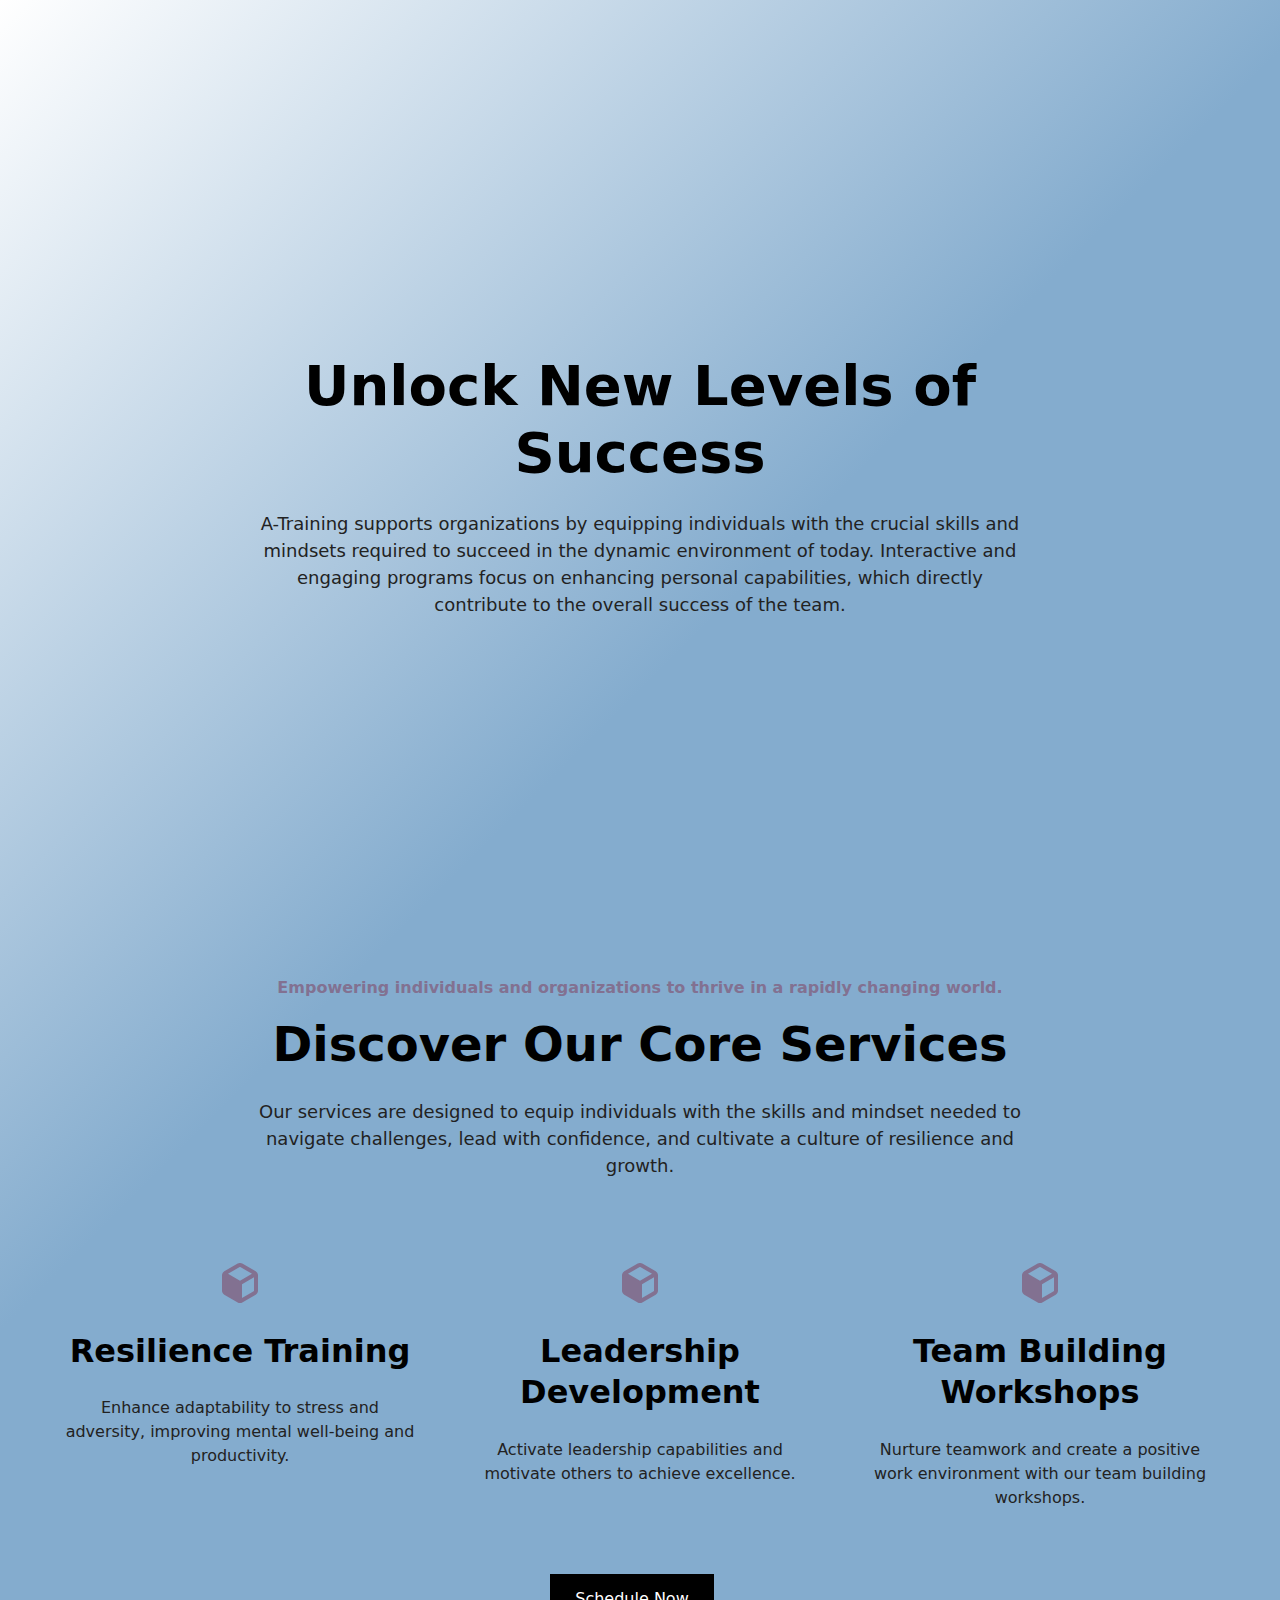
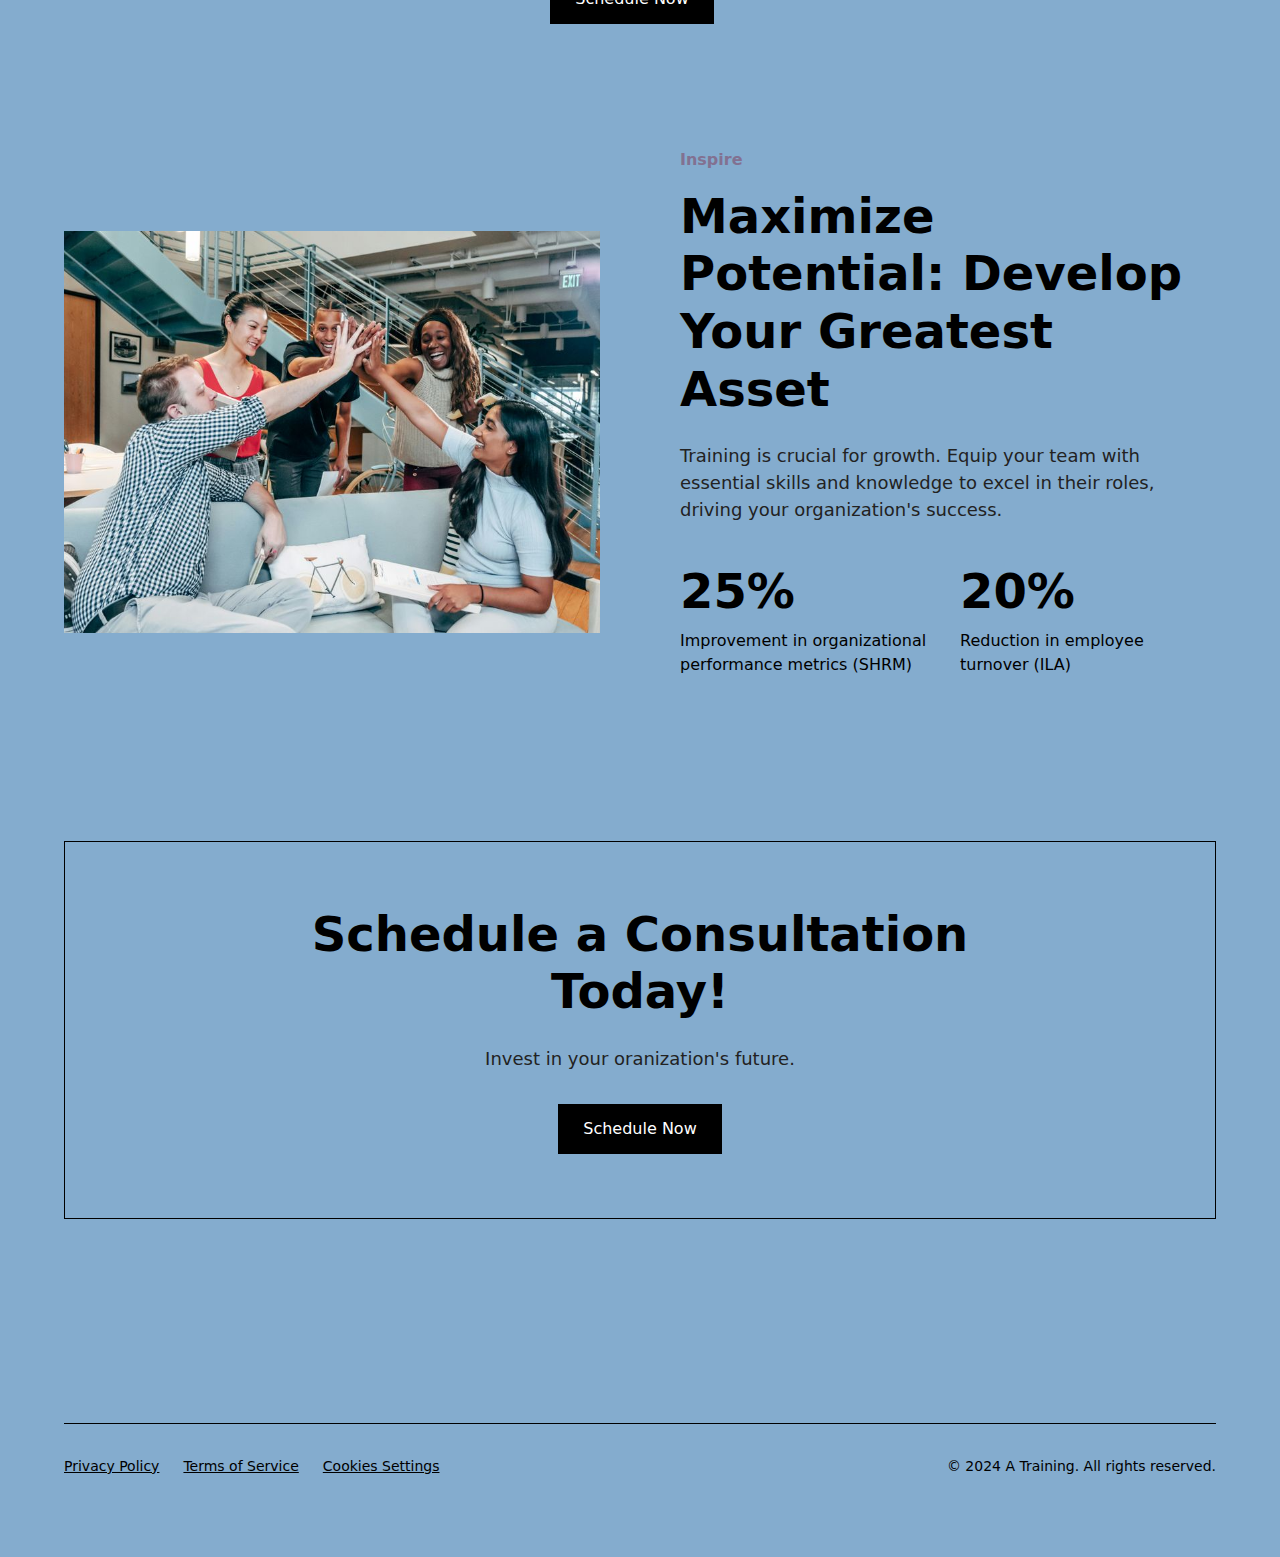
<file: index.html>
<!DOCTYPE html><!--  This site was created in Webflow. https://webflow.com  --><!--  Last Published: Tue Jul 02 2024 21:03:20 GMT+0000 (Coordinated Universal Time)  -->
<html data-wf-page="668021d37bc00a872e69941e" data-wf-site="668021d27bc00a872e6993c6">
<head>
  <meta charset="utf-8">
  <title>A-Training - Acknowledge • Address • Attain</title>
  <meta content="width=device-width, initial-scale=1" name="viewport">
  <meta content="Webflow" name="generator">
  <link href="css/normalize.css" rel="stylesheet" type="text/css">
  <link href="css/webflow.css" rel="stylesheet" type="text/css">
  <link href="css/a-training-2.webflow.css" rel="stylesheet" type="text/css">
  <script type="text/javascript">!function(o,c){var n=c.documentElement,t=" w-mod-";n.className+=t+"js",("ontouchstart"in o||o.DocumentTouch&&c instanceof DocumentTouch)&&(n.className+=t+"touch")}(window,document);</script>
  <link href="images/favicon.png" rel="shortcut icon" type="image/x-icon">
  <link href="images/webclip.png" rel="apple-touch-icon"><!--  Keep this css code to improve the font quality -->
  <style>
  * {
  -webkit-font-smoothing: antialiased;
  -moz-osx-font-smoothing: grayscale;
  -o-font-smoothing: antialiased;
}
</style>
</head>
<body>
  <div class="page-wrapper-2">
    <div data-collapse="medium" data-animation="default" data-duration="400" data-w-id="0a2b83f8-e76f-44f7-a71f-d9e8e5d41488" data-easing="ease" data-easing2="ease" role="banner" class="navbar15_component delete-this-class w-nav"></div>
    <main class="main-wrapper">
      <header class="section_home_hero-header">
        <div class="padding-global-4"><img src="images/A-Training-Circle.png" loading="lazy" width="40" sizes="40px" alt="" srcset="images/A-Training-Circle-p-500.png 500w, images/A-Training-Circle-p-800.png 800w, images/A-Training-Circle.png 1000w" class="image-5">
          <div class="container-small">
            <div class="home_hero-header_content-2">
              <div class="w-embed"></div>
              <div class="padding-section-large-2"><img class="image-6" src="images/richard-sanchez-4.png" alt="" style="opacity:0" sizes="(max-width: 991px) 90vw, 768px" data-w-id="1ad402a2-4003-1eef-8b9c-eba8a247f13a" loading="lazy" srcset="images/richard-sanchez-4-p-500.png 500w, images/richard-sanchez-4-p-800.png 800w, images/richard-sanchez-4-p-1080.png 1080w, images/richard-sanchez-4-p-1600.png 1600w, images/richard-sanchez-4-p-2000.png 2000w, images/richard-sanchez-4-p-2600.png 2600w, images/richard-sanchez-4-p-3200.png 3200w, images/richard-sanchez-4.png 4000w">
                <div class="text-align-center">
                  <div class="margin-bottom margin-small">
                    <h1 data-w-id="0a2b83f8-e76f-44f7-a71f-d9e8e5d414c4" class="heading-style-h1">Unlock New Levels of Success</h1>
                  </div>
                  <p data-w-id="0a2b83f8-e76f-44f7-a71f-d9e8e5d414c6" class="text-size-medium-3 text-color-alternate">A-Training supports organizations by equipping individuals with the crucial skills and mindsets required to succeed in the dynamic environment of today. Interactive and engaging programs focus on enhancing personal capabilities, which directly contribute to the overall success of the team.</p>
                  <div class="margin-top margin-medium">
                    <div class="button-group is-center">
                      <a data-w-id="0a2b83f8-e76f-44f7-a71f-d9e8e5d414cc" style="opacity:0" href="contact.html" class="button-2 is-secondary is-alternate w-button">Schedule A Consultation</a>
                    </div>
                  </div>
                </div>
              </div>
            </div>
          </div>
        </div>
        <div class="home_hero-header_background-video-wrapper">
          <div class="video-overlay-layer"></div>
          <div data-video-urls="" data-autoplay="true" data-loop="true" data-wf-ignore="true" data-beta-bgvideo-upgrade="false" class="home_hero-header_background-video w-background-video w-background-video-atom"><video id="0a2b83f8-e76f-44f7-a71f-d9e8e5d414d0-video" autoplay="" loop="" muted="" playsinline="" data-wf-ignore="true" data-object-fit="cover"></video></div>
        </div>
      </header>
      <section class="section_home_features-list">
        <div class="padding-global-4">
          <div class="container-large">
            <div class="padding-section-large-2">
              <div class="home_features-list_component">
                <div class="margin-bottom margin-xxlarge">
                  <div class="text-align-center">
                    <div class="max-width-large">
                      <div class="margin-bottom margin-xsmall">
                        <div data-w-id="0a2b83f8-e76f-44f7-a71f-d9e8e5d414da" class="text-weight-semibold">Empowering individuals and organizations to thrive in a rapidly changing world.</div>
                      </div>
                      <div class="margin-bottom margin-small">
                        <h2 data-w-id="0a2b83f8-e76f-44f7-a71f-d9e8e5d414dd">Discover Our Core Services</h2>
                      </div>
                      <p data-w-id="0a2b83f8-e76f-44f7-a71f-d9e8e5d414df" class="text-size-medium-3">Our services are designed to equip individuals with the skills and mindset needed to navigate challenges, lead with confidence, and cultivate a culture of resilience and growth.</p>
                    </div>
                  </div>
                </div>
                <div data-w-id="0a2b83f8-e76f-44f7-a71f-d9e8e5d414e1" class="w-layout-grid home_features-list_list">
                  <div data-w-id="0a2b83f8-e76f-44f7-a71f-d9e8e5d414e2" class="home_features-list_item">
                    <div class="margin-bottom margin-small"><img src="images/modified_icon-1.svg" loading="lazy" alt="" class="icon-1x1-medium"></div>
                    <div class="margin-bottom margin-small">
                      <h3 class="heading-style-h4">Resilience Training</h3>
                    </div>
                    <p class="paragraph">Enhance adaptability to stress and adversity, improving mental well-being and productivity.</p>
                  </div>
                  <div data-w-id="0a2b83f8-e76f-44f7-a71f-d9e8e5d414ea" class="home_features-list_item">
                    <div class="margin-bottom margin-small"><img src="images/modified_icon-1.svg" loading="lazy" alt="" class="icon-1x1-medium"></div>
                    <div class="margin-bottom margin-small">
                      <h3 class="heading-style-h4">Leadership Development</h3>
                    </div>
                    <p class="paragraph-2">Activate leadership capabilities and motivate others to achieve excellence.</p>
                  </div>
                  <div data-w-id="0a2b83f8-e76f-44f7-a71f-d9e8e5d414f2" class="home_features-list_item">
                    <div class="margin-bottom margin-small"><img src="images/modified_icon-1.svg" loading="lazy" alt="" class="icon-1x1-medium"></div>
                    <div class="margin-bottom margin-small">
                      <h3 class="heading-style-h4">Team Building Workshops</h3>
                    </div>
                    <p class="paragraph-3">Nurture teamwork and create a positive work environment with our team building workshops.</p>
                  </div>
                </div>
                <div class="margin-top margin-xlarge">
                  <div class="button-group is-center">
                    <a data-w-id="0a2b83f8-e76f-44f7-a71f-d9e8e5d414fc" href="contact.html" class="button-2 is-secondary w-button">Schedule Now</a>
                    <a href="#" class="button-2 is-link is-icon w-inline-block"></a>
                  </div>
                </div>
              </div>
            </div>
          </div>
        </div>
      </section>
      <section class="section_home_stats">
        <div class="padding-global-4">
          <div class="container-large">
            <div class="padding-section-large-2">
              <div class="w-layout-grid home_stats_component-3">
                <div class="home_stats_image-wrapper"><img src="images/pexels-kindelmedia-7688174.jpg" loading="lazy" data-w-id="0a2b83f8-e76f-44f7-a71f-d9e8e5d41508" sizes="(max-width: 767px) 90vw, (max-width: 991px) 43vw, 41vw" alt="" srcset="images/pexels-kindelmedia-7688174-p-500.jpg 500w, images/pexels-kindelmedia-7688174-p-800.jpg 800w, images/pexels-kindelmedia-7688174-p-1080.jpg 1080w, images/pexels-kindelmedia-7688174-p-1600.jpg 1600w, images/pexels-kindelmedia-7688174-p-2000.jpg 2000w, images/pexels-kindelmedia-7688174-p-2600.jpg 2600w, images/pexels-kindelmedia-7688174-p-3200.jpg 3200w, images/pexels-kindelmedia-7688174.jpg 5184w" class="home_stats_image"></div>
                <div id="w-node-_0a2b83f8-e76f-44f7-a71f-d9e8e5d41509-2e69941e" class="home_stats_content">
                  <div class="margin-bottom margin-xsmall">
                    <div data-w-id="0a2b83f8-e76f-44f7-a71f-d9e8e5d4150b" class="text-weight-semibold">Inspire</div>
                  </div>
                  <div class="margin-bottom margin-small">
                    <h2 data-w-id="0a2b83f8-e76f-44f7-a71f-d9e8e5d4150e">Maximize Potential: Develop Your Greatest Asset</h2>
                  </div>
                  <div class="margin-bottom margin-medium">
                    <p data-w-id="0a2b83f8-e76f-44f7-a71f-d9e8e5d41511" class="text-size-medium-3">Training is crucial for growth. Equip your team with essential skills and knowledge to excel in their roles, driving your organization&#x27;s success.</p>
                  </div>
                  <div data-w-id="0a2b83f8-e76f-44f7-a71f-d9e8e5d41513" class="w-layout-grid home_stats_item-list-3">
                    <div class="home_stats_text-wrapper">
                      <div class="margin-bottom margin-xxsmall">
                        <div data-w-id="0a2b83f8-e76f-44f7-a71f-d9e8e5d41516" class="heading-style-h2">25%</div>
                      </div>
                      <div data-w-id="0a2b83f8-e76f-44f7-a71f-d9e8e5d41518">Improvement in organizational performance metrics (SHRM)</div>
                    </div>
                    <div class="home_stats_text-wrapper">
                      <div class="margin-bottom margin-xxsmall">
                        <div data-w-id="0a2b83f8-e76f-44f7-a71f-d9e8e5d4151c" class="heading-style-h2">20%</div>
                      </div>
                      <div data-w-id="0a2b83f8-e76f-44f7-a71f-d9e8e5d4151e">Reduction in employee turnover (ILA)</div>
                    </div>
                  </div>
                  <div class="margin-top margin-medium">
                    <div class="button-group"></div>
                  </div>
                </div>
              </div>
            </div>
          </div>
        </div>
      </section>
      <section class="section_home_cta-2">
        <div class="padding-global-4">
          <div class="container-large">
            <div class="padding-section-large-2">
              <div class="w-layout-grid home_cta_component">
                <div class="home_cta_card">
                  <div class="text-align-center">
                    <div class="max-width-large">
                      <div class="margin-bottom margin-small">
                        <h2>Schedule a Consultation Today!</h2>
                      </div>
                      <p class="text-size-medium-3">Invest in your oranization&#x27;s future.</p>
                    </div>
                  </div>
                  <div class="margin-top margin-medium">
                    <div class="button-group is-center">
                      <a href="contact.html" class="button-2 w-button">Schedule Now</a>
                    </div>
                  </div>
                </div>
              </div>
            </div>
          </div>
        </div>
      </section>
    </main>
    <footer class="footer8_component">
      <div class="padding-global-4">
        <div class="container-large">
          <div class="padding-vertical padding-xxlarge">
            <div class="padding-bottom padding-xxlarge">
              <div class="w-layout-grid footer8_top-wrapper">
                <div id="w-node-_0a2b83f8-e76f-44f7-a71f-d9e8e5d41541-2e69941e" class="footer8_left-wrapper">
                  <a href="#" id="w-node-_0a2b83f8-e76f-44f7-a71f-d9e8e5d41542-2e69941e" class="footer8_logo-link w-nav-brand"></a>
                  <div id="w-node-_0a2b83f8-e76f-44f7-a71f-d9e8e5d41544-2e69941e" class="w-layout-grid footer8_link-list"></div>
                </div>
                <div class="footer8_right-wrapper">
                  <div class="margin-bottom margin-xsmall"></div>
                  <div class="footer8_form-block w-form">
                    <form id="email-form" name="email-form" data-name="Email Form" method="get" class="footer8_form" data-wf-page-id="668021d37bc00a872e69941e" data-wf-element-id="0a2b83f8-e76f-44f7-a71f-d9e8e5d41554"></form>
                    <div class="success-message w-form-done">
                      <div>Thank you! Your submission has been received!</div>
                    </div>
                    <div class="error-message w-form-fail">
                      <div>Oops! Something went wrong while submitting the form.</div>
                    </div>
                  </div>
                </div>
              </div>
            </div>
            <div class="line-divider"></div>
            <div class="padding-top padding-medium">
              <div class="footer8_bottom-wrapper">
                <div class="w-layout-grid footer8_legal-list">
                  <a href="#" class="footer8_legal-link">Privacy Policy</a>
                  <a href="#" class="footer8_legal-link">Terms of Service</a>
                  <a href="#" class="footer8_legal-link">Cookies Settings</a>
                </div>
                <div class="footer8_credit-text">© 2024 A Training. All rights reserved.</div>
              </div>
            </div>
          </div>
        </div>
      </div>
    </footer>
  </div>
  <script src="https://d3e54v103j8qbb.cloudfront.net/js/jquery-3.5.1.min.dc5e7f18c8.js?site=668021d27bc00a872e6993c6" type="text/javascript" integrity="sha256-9/aliU8dGd2tb6OSsuzixeV4y/faTqgFtohetphbbj0=" crossorigin="anonymous"></script>
  <script src="js/webflow.js" type="text/javascript"></script>
</body>
</html>
</file>
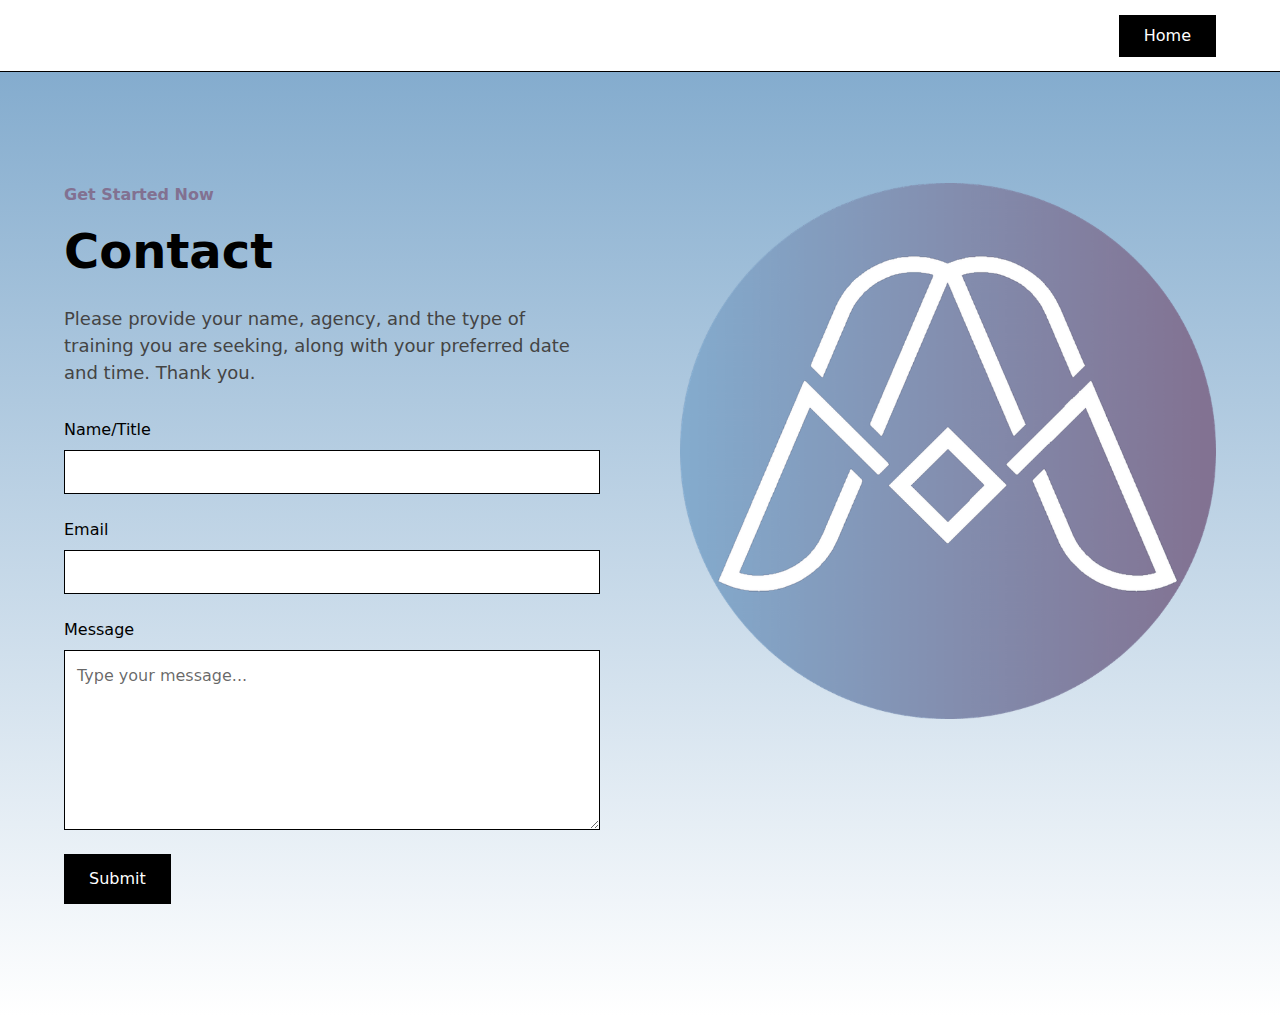
<file: contact.html>
<!DOCTYPE html><!--  This site was created in Webflow. https://webflow.com  --><!--  Last Published: Tue Jul 02 2024 21:03:20 GMT+0000 (Coordinated Universal Time)  -->
<html data-wf-page="66803db3fb6bcd14f11be719" data-wf-site="668021d27bc00a872e6993c6">
<head>
  <meta charset="utf-8">
  <title>Contact</title>
  <meta content="Contact" property="og:title">
  <meta content="Contact" property="twitter:title">
  <meta content="width=device-width, initial-scale=1" name="viewport">
  <meta content="Webflow" name="generator">
  <link href="css/normalize.css" rel="stylesheet" type="text/css">
  <link href="css/webflow.css" rel="stylesheet" type="text/css">
  <link href="css/a-training-2.webflow.css" rel="stylesheet" type="text/css">
  <style>@media (min-width:992px) {html.w-mod-js:not(.w-mod-ix) [data-w-id="f6dcb701-5463-0fd5-6ee9-f137c6ec3fa0"] {-webkit-transform:translate3d(0, 3rem, 0) scale3d(1, 1, 1) rotateX(0) rotateY(0) rotateZ(0) skew(0, 0);-moz-transform:translate3d(0, 3rem, 0) scale3d(1, 1, 1) rotateX(0) rotateY(0) rotateZ(0) skew(0, 0);-ms-transform:translate3d(0, 3rem, 0) scale3d(1, 1, 1) rotateX(0) rotateY(0) rotateZ(0) skew(0, 0);transform:translate3d(0, 3rem, 0) scale3d(1, 1, 1) rotateX(0) rotateY(0) rotateZ(0) skew(0, 0);opacity:0;}}@media (max-width:991px) and (min-width:768px) {html.w-mod-js:not(.w-mod-ix) [data-w-id="f6dcb701-5463-0fd5-6ee9-f137c6ec3fa0"] {height:0px;}}@media (max-width:767px) and (min-width:480px) {html.w-mod-js:not(.w-mod-ix) [data-w-id="f6dcb701-5463-0fd5-6ee9-f137c6ec3fa0"] {height:0px;}}@media (max-width:479px) {html.w-mod-js:not(.w-mod-ix) [data-w-id="f6dcb701-5463-0fd5-6ee9-f137c6ec3fa0"] {height:0px;}}</style>
  <script type="text/javascript">!function(o,c){var n=c.documentElement,t=" w-mod-";n.className+=t+"js",("ontouchstart"in o||o.DocumentTouch&&c instanceof DocumentTouch)&&(n.className+=t+"touch")}(window,document);</script>
  <link href="images/favicon.png" rel="shortcut icon" type="image/x-icon">
  <link href="images/webclip.png" rel="apple-touch-icon"><!--  Keep this css code to improve the font quality -->
  <style>
  * {
  -webkit-font-smoothing: antialiased;
  -moz-osx-font-smoothing: grayscale;
  -o-font-smoothing: antialiased;
}
</style>
</head>
<body>
  <div class="page-wrapper">
    <div data-animation="over-left" class="navbar3_component w-nav" data-easing2="ease" fs-scrolldisable-element="smart-nav" data-easing="ease" data-collapse="medium" data-w-id="f6dcb701-5463-0fd5-6ee9-f137c6ec3f8d" role="banner" data-duration="400">
      <div class="navbar3_container">
        <div class="navbar3_menu-button w-nav-button">
          <div class="menu-icon3">
            <div class="menu-icon3_line-top"></div>
            <div class="menu-icon3_line-middle"></div>
            <div class="menu-icon3_line-bottom"></div>
          </div>
        </div>
        <nav role="navigation" class="navbar3_menu w-nav-menu">
          <a href="#" class="navbar3_logo-link-menu w-nav-brand"><img src="images/company-logo.svg" loading="eager" alt="" class="navbar3_logo-2"></a>
          <div data-hover="true" data-delay="200" data-w-id="f6dcb701-5463-0fd5-6ee9-f137c6ec3f9b" class="navbar3_menu-dropdown w-dropdown">
            <div class="navbar3_dropdown-toggle w-dropdown-toggle"></div>
            <nav data-w-id="f6dcb701-5463-0fd5-6ee9-f137c6ec3fa0" class="navbar3_dropdown-list w-dropdown-list">
              <a href="#" class="navbar3_dropdown-link w-dropdown-link">Resources</a>
              <a href="#" class="navbar3_dropdown-link w-dropdown-link">Blog</a>
              <a href="#" class="navbar3_dropdown-link w-dropdown-link">Contact</a>
            </nav>
          </div>
          <a href="#" class="navbar3_tablet-menu-button w-button">Menu</a>
        </nav>
        <a href="#" class="navbar3_logo-link w-nav-brand"></a>
        <a id="w-node-f6dcb701-5463-0fd5-6ee9-f137c6ec3fab-f11be719" href="index.html" class="button-2 is-navbar3-button w-button">Home</a>
        <div style="opacity:0" class="navbar3_menu-background"></div>
      </div>
    </div>
    <main class="main-wrapper">
      <section class="section_contact_form">
        <div class="padding-global-3">
          <div class="container-large">
            <div class="padding-section-large">
              <div class="w-layout-grid contact_form_component">
                <div class="contact_form_content">
                  <div class="margin-bottom margin-medium">
                    <div class="contact_form_heading-wrapper">
                      <div class="margin-bottom margin-xsmall">
                        <div class="text-weight-semibold">Get Started Now</div>
                      </div>
                      <div class="margin-bottom margin-small">
                        <h2>Contact</h2>
                      </div>
                      <p class="text-size-medium">Please provide your name, agency, and the type of training you are seeking, along with your preferred date and time. Thank you.</p>
                    </div>
                  </div>
                  <div class="contact_form_form-block w-form">
                    <form id="wf-form-Contact-7-Form" name="wf-form-Contact-1-Form" data-name="Contact 1 Form" method="get" class="contact_form_form" data-wf-page-id="66803db3fb6bcd14f11be719" data-wf-element-id="f6dcb701-5463-0fd5-6ee9-f137c6ec3fc0">
                      <div class="form_field-wrapper"><label for="Contact-7-Name" class="form_field-label">Name/Title</label><input class="form_input w-input" maxlength="256" name="Contact-7-Name" data-name="Contact 7 Name" placeholder="" type="text" id="Contact-7-Name" required=""></div>
                      <div class="form_field-wrapper"><label for="Contact-7-Email" class="form_field-label">Email</label><input class="form_input w-input" maxlength="256" name="Contact-7-Email" data-name="Contact 7 Email" placeholder="" type="email" id="Contact-7-Email" required=""></div>
                      <div class="form_field-wrapper"><label for="Contact-7-Message" class="form_field-label">Message</label><textarea placeholder="Type your message..." maxlength="5000" id="Contact-7-Message" name="Contact-7-Message" data-name="Contact 7 Message" required="" class="form_input is-text-area w-input"></textarea></div><input type="submit" data-wait="Please wait..." id="w-node-f6dcb701-5463-0fd5-6ee9-f137c6ec3fd4-f11be719" class="button-2 w-button" value="Submit">
                    </form>
                    <div class="success-message w-form-done">
                      <div class="success-text">Thank you! Your submission has been received!</div>
                    </div>
                    <div class="error-message w-form-fail">
                      <div class="error-text">Oops! Something went wrong while submitting the form.</div>
                    </div>
                  </div>
                </div>
                <div class="contact_form_image-wrapper"><img src="images/A-Training-Circle.png" loading="lazy" width="1000" sizes="(max-width: 767px) 90vw, (max-width: 991px) 43vw, 41vw" alt="" srcset="images/A-Training-Circle-p-500.png 500w, images/A-Training-Circle-p-800.png 800w, images/A-Training-Circle.png 1000w"></div>
              </div>
            </div>
          </div>
        </div>
      </section>
    </main>
  </div>
  <script src="https://d3e54v103j8qbb.cloudfront.net/js/jquery-3.5.1.min.dc5e7f18c8.js?site=668021d27bc00a872e6993c6" type="text/javascript" integrity="sha256-9/aliU8dGd2tb6OSsuzixeV4y/faTqgFtohetphbbj0=" crossorigin="anonymous"></script>
  <script src="js/webflow.js" type="text/javascript"></script>
</body>
</html>
</file>
<file: css/webflow.css>
@font-face {
  font-family: 'webflow-icons';
  src: url("[data-uri]") format('truetype');
  font-weight: normal;
  font-style: normal;
}
[class^="w-icon-"],
[class*=" w-icon-"] {
  /* use !important to prevent issues with browser extensions that change fonts */
  font-family: 'webflow-icons' !important;
  speak: none;
  font-style: normal;
  font-weight: normal;
  font-variant: normal;
  text-transform: none;
  line-height: 1;
  /* Better Font Rendering =========== */
  -webkit-font-smoothing: antialiased;
  -moz-osx-font-smoothing: grayscale;
}
.w-icon-slider-right:before {
  content: "\e600";
}
.w-icon-slider-left:before {
  content: "\e601";
}
.w-icon-nav-menu:before {
  content: "\e602";
}
.w-icon-arrow-down:before,
.w-icon-dropdown-toggle:before {
  content: "\e603";
}
.w-icon-file-upload-remove:before {
  content: "\e900";
}
.w-icon-file-upload-icon:before {
  content: "\e903";
}
* {
  -webkit-box-sizing: border-box;
  -moz-box-sizing: border-box;
  box-sizing: border-box;
}
html {
  height: 100%;
}
body {
  margin: 0;
  min-height: 100%;
  background-color: #fff;
  font-family: Arial, sans-serif;
  font-size: 14px;
  line-height: 20px;
  color: #333;
}
img {
  max-width: 100%;
  vertical-align: middle;
  display: inline-block;
}
html.w-mod-touch * {
  background-attachment: scroll !important;
}
.w-block {
  display: block;
}
.w-inline-block {
  max-width: 100%;
  display: inline-block;
}
.w-clearfix:before,
.w-clearfix:after {
  content: " ";
  display: table;
  grid-column-start: 1;
  grid-row-start: 1;
  grid-column-end: 2;
  grid-row-end: 2;
}
.w-clearfix:after {
  clear: both;
}
.w-hidden {
  display: none;
}
.w-button {
  display: inline-block;
  padding: 9px 15px;
  background-color: #3898EC;
  color: white;
  border: 0;
  line-height: inherit;
  text-decoration: none;
  cursor: pointer;
  border-radius: 0;
}
input.w-button {
  -webkit-appearance: button;
}
html[data-w-dynpage] [data-w-cloak] {
  color: transparent !important;
}
.w-code-block {
  margin: unset;
}
pre.w-code-block code {
  all: inherit;
}
.w-webflow-badge,
.w-webflow-badge * {
  position: static;
  left: auto;
  top: auto;
  right: auto;
  bottom: auto;
  z-index: auto;
  display: block;
  visibility: visible;
  overflow: visible;
  overflow-x: visible;
  overflow-y: visible;
  box-sizing: border-box;
  width: auto;
  height: auto;
  max-height: none;
  max-width: none;
  min-height: 0;
  min-width: 0;
  margin: 0;
  padding: 0;
  float: none;
  clear: none;
  border: 0 none transparent;
  border-radius: 0;
  background: none;
  background-image: none;
  background-position: 0% 0%;
  background-size: auto auto;
  background-repeat: repeat;
  background-origin: padding-box;
  background-clip: border-box;
  background-attachment: scroll;
  background-color: transparent;
  box-shadow: none;
  opacity: 1;
  transform: none;
  transition: none;
  direction: ltr;
  font-family: inherit;
  font-weight: inherit;
  color: inherit;
  font-size: inherit;
  line-height: inherit;
  font-style: inherit;
  font-variant: inherit;
  text-align: inherit;
  letter-spacing: inherit;
  text-decoration: inherit;
  text-indent: 0;
  text-transform: inherit;
  list-style-type: disc;
  text-shadow: none;
  font-smoothing: auto;
  vertical-align: baseline;
  cursor: inherit;
  white-space: inherit;
  word-break: normal;
  word-spacing: normal;
  word-wrap: normal;
}
.w-webflow-badge {
  position: fixed !important;
  display: inline-block !important;
  visibility: visible !important;
  z-index: 2147483647 !important;
  top: auto !important;
  right: 12px !important;
  bottom: 12px !important;
  left: auto !important;
  color: #aaadb0 !important;
  background-color: #fff !important;
  border-radius: 3px !important;
  padding: 6px !important;
  font-size: 12px !important;
  opacity: 1 !important;
  line-height: 14px !important;
  text-decoration: none !important;
  transform: none !important;
  margin: 0 !important;
  width: auto !important;
  height: auto !important;
  overflow: visible !important;
  white-space: nowrap;
  box-shadow: 0 0 0 1px rgba(0, 0, 0, 0.1), 0px 1px 3px rgba(0, 0, 0, 0.1);
  cursor: pointer;
}
.w-webflow-badge > img {
  display: inline-block !important;
  visibility: visible !important;
  opacity: 1 !important;
  vertical-align: middle !important;
}
h1,
h2,
h3,
h4,
h5,
h6 {
  font-weight: bold;
  margin-bottom: 10px;
}
h1 {
  font-size: 38px;
  line-height: 44px;
  margin-top: 20px;
}
h2 {
  font-size: 32px;
  line-height: 36px;
  margin-top: 20px;
}
h3 {
  font-size: 24px;
  line-height: 30px;
  margin-top: 20px;
}
h4 {
  font-size: 18px;
  line-height: 24px;
  margin-top: 10px;
}
h5 {
  font-size: 14px;
  line-height: 20px;
  margin-top: 10px;
}
h6 {
  font-size: 12px;
  line-height: 18px;
  margin-top: 10px;
}
p {
  margin-top: 0;
  margin-bottom: 10px;
}
blockquote {
  margin: 0 0 10px 0;
  padding: 10px 20px;
  border-left: 5px solid #E2E2E2;
  font-size: 18px;
  line-height: 22px;
}
figure {
  margin: 0;
  margin-bottom: 10px;
}
figcaption {
  margin-top: 5px;
  text-align: center;
}
ul,
ol {
  margin-top: 0px;
  margin-bottom: 10px;
  padding-left: 40px;
}
.w-list-unstyled {
  padding-left: 0;
  list-style: none;
}
.w-embed:before,
.w-embed:after {
  content: " ";
  display: table;
  grid-column-start: 1;
  grid-row-start: 1;
  grid-column-end: 2;
  grid-row-end: 2;
}
.w-embed:after {
  clear: both;
}
.w-video {
  width: 100%;
  position: relative;
  padding: 0;
}
.w-video iframe,
.w-video object,
.w-video embed {
  position: absolute;
  top: 0;
  left: 0;
  width: 100%;
  height: 100%;
  border: none;
}
fieldset {
  padding: 0;
  margin: 0;
  border: 0;
}
button,
[type='button'],
[type='reset'] {
  border: 0;
  cursor: pointer;
  -webkit-appearance: button;
}
.w-form {
  margin: 0 0 15px;
}
.w-form-done {
  display: none;
  padding: 20px;
  text-align: center;
  background-color: #dddddd;
}
.w-form-fail {
  display: none;
  margin-top: 10px;
  padding: 10px;
  background-color: #ffdede;
}
label {
  display: block;
  margin-bottom: 5px;
  font-weight: bold;
}
.w-input,
.w-select {
  display: block;
  width: 100%;
  height: 38px;
  padding: 8px 12px;
  margin-bottom: 10px;
  font-size: 14px;
  line-height: 1.42857143;
  color: #333333;
  vertical-align: middle;
  background-color: #ffffff;
  border: 1px solid #cccccc;
}
.w-input:-moz-placeholder,
.w-select:-moz-placeholder {
  color: #999;
}
.w-input::-moz-placeholder,
.w-select::-moz-placeholder {
  color: #999;
  opacity: 1;
}
.w-input::-webkit-input-placeholder,
.w-select::-webkit-input-placeholder {
  color: #999;
}
.w-input:focus,
.w-select:focus {
  border-color: #3898EC;
  outline: 0;
}
.w-input[disabled],
.w-select[disabled],
.w-input[readonly],
.w-select[readonly],
fieldset[disabled] .w-input,
fieldset[disabled] .w-select {
  cursor: not-allowed;
}
.w-input[disabled]:not(.w-input-disabled),
.w-select[disabled]:not(.w-input-disabled),
.w-input[readonly],
.w-select[readonly],
fieldset[disabled]:not(.w-input-disabled) .w-input,
fieldset[disabled]:not(.w-input-disabled) .w-select {
  background-color: #eeeeee;
}
textarea.w-input,
textarea.w-select {
  height: auto;
}
.w-select {
  background-color: #f3f3f3;
}
.w-select[multiple] {
  height: auto;
}
.w-form-label {
  display: inline-block;
  cursor: pointer;
  font-weight: normal;
  margin-bottom: 0px;
}
.w-radio {
  display: block;
  margin-bottom: 5px;
  padding-left: 20px;
}
.w-radio:before,
.w-radio:after {
  content: " ";
  display: table;
  grid-column-start: 1;
  grid-row-start: 1;
  grid-column-end: 2;
  grid-row-end: 2;
}
.w-radio:after {
  clear: both;
}
.w-radio-input {
  margin: 4px 0 0;
  line-height: normal;
  float: left;
  margin-left: -20px;
}
.w-radio-input {
  margin-top: 3px;
}
.w-file-upload {
  display: block;
  margin-bottom: 10px;
}
.w-file-upload-input {
  width: 0.1px;
  height: 0.1px;
  opacity: 0;
  overflow: hidden;
  position: absolute;
  z-index: -100;
}
.w-file-upload-default,
.w-file-upload-uploading,
.w-file-upload-success {
  display: inline-block;
  color: #333333;
}
.w-file-upload-error {
  display: block;
  margin-top: 10px;
}
.w-file-upload-default.w-hidden,
.w-file-upload-uploading.w-hidden,
.w-file-upload-error.w-hidden,
.w-file-upload-success.w-hidden {
  display: none;
}
.w-file-upload-uploading-btn {
  display: flex;
  font-size: 14px;
  font-weight: normal;
  cursor: pointer;
  margin: 0;
  padding: 8px 12px;
  border: 1px solid #cccccc;
  background-color: #fafafa;
}
.w-file-upload-file {
  display: flex;
  flex-grow: 1;
  justify-content: space-between;
  margin: 0;
  padding: 8px 9px 8px 11px;
  border: 1px solid #cccccc;
  background-color: #fafafa;
}
.w-file-upload-file-name {
  font-size: 14px;
  font-weight: normal;
  display: block;
}
.w-file-remove-link {
  margin-top: 3px;
  margin-left: 10px;
  width: auto;
  height: auto;
  padding: 3px;
  display: block;
  cursor: pointer;
}
.w-icon-file-upload-remove {
  margin: auto;
  font-size: 10px;
}
.w-file-upload-error-msg {
  display: inline-block;
  color: #ea384c;
  padding: 2px 0;
}
.w-file-upload-info {
  display: inline-block;
  line-height: 38px;
  padding: 0 12px;
}
.w-file-upload-label {
  display: inline-block;
  font-size: 14px;
  font-weight: normal;
  cursor: pointer;
  margin: 0;
  padding: 8px 12px;
  border: 1px solid #cccccc;
  background-color: #fafafa;
}
.w-icon-file-upload-icon,
.w-icon-file-upload-uploading {
  display: inline-block;
  margin-right: 8px;
  width: 20px;
}
.w-icon-file-upload-uploading {
  height: 20px;
}
.w-container {
  margin-left: auto;
  margin-right: auto;
  max-width: 940px;
}
.w-container:before,
.w-container:after {
  content: " ";
  display: table;
  grid-column-start: 1;
  grid-row-start: 1;
  grid-column-end: 2;
  grid-row-end: 2;
}
.w-container:after {
  clear: both;
}
.w-container .w-row {
  margin-left: -10px;
  margin-right: -10px;
}
.w-row:before,
.w-row:after {
  content: " ";
  display: table;
  grid-column-start: 1;
  grid-row-start: 1;
  grid-column-end: 2;
  grid-row-end: 2;
}
.w-row:after {
  clear: both;
}
.w-row .w-row {
  margin-left: 0;
  margin-right: 0;
}
.w-col {
  position: relative;
  float: left;
  width: 100%;
  min-height: 1px;
  padding-left: 10px;
  padding-right: 10px;
}
.w-col .w-col {
  padding-left: 0;
  padding-right: 0;
}
.w-col-1 {
  width: 8.33333333%;
}
.w-col-2 {
  width: 16.66666667%;
}
.w-col-3 {
  width: 25%;
}
.w-col-4 {
  width: 33.33333333%;
}
.w-col-5 {
  width: 41.66666667%;
}
.w-col-6 {
  width: 50%;
}
.w-col-7 {
  width: 58.33333333%;
}
.w-col-8 {
  width: 66.66666667%;
}
.w-col-9 {
  width: 75%;
}
.w-col-10 {
  width: 83.33333333%;
}
.w-col-11 {
  width: 91.66666667%;
}
.w-col-12 {
  width: 100%;
}
.w-hidden-main {
  display: none !important;
}
@media screen and (max-width: 991px) {
  .w-container {
    max-width: 728px;
  }
  .w-hidden-main {
    display: inherit !important;
  }
  .w-hidden-medium {
    display: none !important;
  }
  .w-col-medium-1 {
    width: 8.33333333%;
  }
  .w-col-medium-2 {
    width: 16.66666667%;
  }
  .w-col-medium-3 {
    width: 25%;
  }
  .w-col-medium-4 {
    width: 33.33333333%;
  }
  .w-col-medium-5 {
    width: 41.66666667%;
  }
  .w-col-medium-6 {
    width: 50%;
  }
  .w-col-medium-7 {
    width: 58.33333333%;
  }
  .w-col-medium-8 {
    width: 66.66666667%;
  }
  .w-col-medium-9 {
    width: 75%;
  }
  .w-col-medium-10 {
    width: 83.33333333%;
  }
  .w-col-medium-11 {
    width: 91.66666667%;
  }
  .w-col-medium-12 {
    width: 100%;
  }
  .w-col-stack {
    width: 100%;
    left: auto;
    right: auto;
  }
}
@media screen and (max-width: 767px) {
  .w-hidden-main {
    display: inherit !important;
  }
  .w-hidden-medium {
    display: inherit !important;
  }
  .w-hidden-small {
    display: none !important;
  }
  .w-row,
  .w-container .w-row {
    margin-left: 0;
    margin-right: 0;
  }
  .w-col {
    width: 100%;
    left: auto;
    right: auto;
  }
  .w-col-small-1 {
    width: 8.33333333%;
  }
  .w-col-small-2 {
    width: 16.66666667%;
  }
  .w-col-small-3 {
    width: 25%;
  }
  .w-col-small-4 {
    width: 33.33333333%;
  }
  .w-col-small-5 {
    width: 41.66666667%;
  }
  .w-col-small-6 {
    width: 50%;
  }
  .w-col-small-7 {
    width: 58.33333333%;
  }
  .w-col-small-8 {
    width: 66.66666667%;
  }
  .w-col-small-9 {
    width: 75%;
  }
  .w-col-small-10 {
    width: 83.33333333%;
  }
  .w-col-small-11 {
    width: 91.66666667%;
  }
  .w-col-small-12 {
    width: 100%;
  }
}
@media screen and (max-width: 479px) {
  .w-container {
    max-width: none;
  }
  .w-hidden-main {
    display: inherit !important;
  }
  .w-hidden-medium {
    display: inherit !important;
  }
  .w-hidden-small {
    display: inherit !important;
  }
  .w-hidden-tiny {
    display: none !important;
  }
  .w-col {
    width: 100%;
  }
  .w-col-tiny-1 {
    width: 8.33333333%;
  }
  .w-col-tiny-2 {
    width: 16.66666667%;
  }
  .w-col-tiny-3 {
    width: 25%;
  }
  .w-col-tiny-4 {
    width: 33.33333333%;
  }
  .w-col-tiny-5 {
    width: 41.66666667%;
  }
  .w-col-tiny-6 {
    width: 50%;
  }
  .w-col-tiny-7 {
    width: 58.33333333%;
  }
  .w-col-tiny-8 {
    width: 66.66666667%;
  }
  .w-col-tiny-9 {
    width: 75%;
  }
  .w-col-tiny-10 {
    width: 83.33333333%;
  }
  .w-col-tiny-11 {
    width: 91.66666667%;
  }
  .w-col-tiny-12 {
    width: 100%;
  }
}
.w-widget {
  position: relative;
}
.w-widget-map {
  width: 100%;
  height: 400px;
}
.w-widget-map label {
  width: auto;
  display: inline;
}
.w-widget-map img {
  max-width: inherit;
}
.w-widget-map .gm-style-iw {
  text-align: center;
}
.w-widget-map .gm-style-iw > button {
  display: none !important;
}
.w-widget-twitter {
  overflow: hidden;
}
.w-widget-twitter-count-shim {
  display: inline-block;
  vertical-align: top;
  position: relative;
  width: 28px;
  height: 20px;
  text-align: center;
  background: white;
  border: #758696 solid 1px;
  border-radius: 3px;
}
.w-widget-twitter-count-shim * {
  pointer-events: none;
  -webkit-user-select: none;
  -moz-user-select: none;
  -ms-user-select: none;
  user-select: none;
}
.w-widget-twitter-count-shim .w-widget-twitter-count-inner {
  position: relative;
  font-size: 15px;
  line-height: 12px;
  text-align: center;
  color: #999;
  font-family: serif;
}
.w-widget-twitter-count-shim .w-widget-twitter-count-clear {
  position: relative;
  display: block;
}
.w-widget-twitter-count-shim.w--large {
  width: 36px;
  height: 28px;
}
.w-widget-twitter-count-shim.w--large .w-widget-twitter-count-inner {
  font-size: 18px;
  line-height: 18px;
}
.w-widget-twitter-count-shim:not(.w--vertical) {
  margin-left: 5px;
  margin-right: 8px;
}
.w-widget-twitter-count-shim:not(.w--vertical).w--large {
  margin-left: 6px;
}
.w-widget-twitter-count-shim:not(.w--vertical):before,
.w-widget-twitter-count-shim:not(.w--vertical):after {
  top: 50%;
  left: 0;
  border: solid transparent;
  content: ' ';
  height: 0;
  width: 0;
  position: absolute;
  pointer-events: none;
}
.w-widget-twitter-count-shim:not(.w--vertical):before {
  border-color: rgba(117, 134, 150, 0);
  border-right-color: #5d6c7b;
  border-width: 4px;
  margin-left: -9px;
  margin-top: -4px;
}
.w-widget-twitter-count-shim:not(.w--vertical).w--large:before {
  border-width: 5px;
  margin-left: -10px;
  margin-top: -5px;
}
.w-widget-twitter-count-shim:not(.w--vertical):after {
  border-color: rgba(255, 255, 255, 0);
  border-right-color: white;
  border-width: 4px;
  margin-left: -8px;
  margin-top: -4px;
}
.w-widget-twitter-count-shim:not(.w--vertical).w--large:after {
  border-width: 5px;
  margin-left: -9px;
  margin-top: -5px;
}
.w-widget-twitter-count-shim.w--vertical {
  width: 61px;
  height: 33px;
  margin-bottom: 8px;
}
.w-widget-twitter-count-shim.w--vertical:before,
.w-widget-twitter-count-shim.w--vertical:after {
  top: 100%;
  left: 50%;
  border: solid transparent;
  content: ' ';
  height: 0;
  width: 0;
  position: absolute;
  pointer-events: none;
}
.w-widget-twitter-count-shim.w--vertical:before {
  border-color: rgba(117, 134, 150, 0);
  border-top-color: #5d6c7b;
  border-width: 5px;
  margin-left: -5px;
}
.w-widget-twitter-count-shim.w--vertical:after {
  border-color: rgba(255, 255, 255, 0);
  border-top-color: white;
  border-width: 4px;
  margin-left: -4px;
}
.w-widget-twitter-count-shim.w--vertical .w-widget-twitter-count-inner {
  font-size: 18px;
  line-height: 22px;
}
.w-widget-twitter-count-shim.w--vertical.w--large {
  width: 76px;
}
.w-background-video {
  position: relative;
  overflow: hidden;
  height: 500px;
  color: white;
}
.w-background-video > video {
  background-size: cover;
  background-position: 50% 50%;
  position: absolute;
  margin: auto;
  width: 100%;
  height: 100%;
  right: -100%;
  bottom: -100%;
  top: -100%;
  left: -100%;
  object-fit: cover;
  z-index: -100;
}
.w-background-video > video::-webkit-media-controls-start-playback-button {
  display: none !important;
  -webkit-appearance: none;
}
.w-background-video--control {
  position: absolute;
  bottom: 1em;
  right: 1em;
  background-color: transparent;
  padding: 0;
}
.w-background-video--control > [hidden] {
  display: none !important;
}
.w-slider {
  position: relative;
  height: 300px;
  text-align: center;
  background: #dddddd;
  clear: both;
  -webkit-tap-highlight-color: rgba(0, 0, 0, 0);
  tap-highlight-color: rgba(0, 0, 0, 0);
}
.w-slider-mask {
  position: relative;
  display: block;
  overflow: hidden;
  z-index: 1;
  left: 0;
  right: 0;
  height: 100%;
  white-space: nowrap;
}
.w-slide {
  position: relative;
  display: inline-block;
  vertical-align: top;
  width: 100%;
  height: 100%;
  white-space: normal;
  text-align: left;
}
.w-slider-nav {
  position: absolute;
  z-index: 2;
  top: auto;
  right: 0;
  bottom: 0;
  left: 0;
  margin: auto;
  padding-top: 10px;
  height: 40px;
  text-align: center;
  -webkit-tap-highlight-color: rgba(0, 0, 0, 0);
  tap-highlight-color: rgba(0, 0, 0, 0);
}
.w-slider-nav.w-round > div {
  border-radius: 100%;
}
.w-slider-nav.w-num > div {
  width: auto;
  height: auto;
  padding: 0.2em 0.5em;
  font-size: inherit;
  line-height: inherit;
}
.w-slider-nav.w-shadow > div {
  box-shadow: 0 0 3px rgba(51, 51, 51, 0.4);
}
.w-slider-nav-invert {
  color: #fff;
}
.w-slider-nav-invert > div {
  background-color: rgba(34, 34, 34, 0.4);
}
.w-slider-nav-invert > div.w-active {
  background-color: #222;
}
.w-slider-dot {
  position: relative;
  display: inline-block;
  width: 1em;
  height: 1em;
  background-color: rgba(255, 255, 255, 0.4);
  cursor: pointer;
  margin: 0 3px 0.5em;
  transition: background-color 100ms, color 100ms;
}
.w-slider-dot.w-active {
  background-color: #fff;
}
.w-slider-dot:focus {
  outline: none;
  box-shadow: 0px 0px 0px 2px #fff;
}
.w-slider-dot:focus.w-active {
  box-shadow: none;
}
.w-slider-arrow-left,
.w-slider-arrow-right {
  position: absolute;
  width: 80px;
  top: 0;
  right: 0;
  bottom: 0;
  left: 0;
  margin: auto;
  cursor: pointer;
  overflow: hidden;
  color: white;
  font-size: 40px;
  -webkit-tap-highlight-color: rgba(0, 0, 0, 0);
  tap-highlight-color: rgba(0, 0, 0, 0);
  -webkit-user-select: none;
  -moz-user-select: none;
  -ms-user-select: none;
  user-select: none;
}
.w-slider-arrow-left [class^='w-icon-'],
.w-slider-arrow-right [class^='w-icon-'],
.w-slider-arrow-left [class*=' w-icon-'],
.w-slider-arrow-right [class*=' w-icon-'] {
  position: absolute;
}
.w-slider-arrow-left:focus,
.w-slider-arrow-right:focus {
  outline: 0;
}
.w-slider-arrow-left {
  z-index: 3;
  right: auto;
}
.w-slider-arrow-right {
  z-index: 4;
  left: auto;
}
.w-icon-slider-left,
.w-icon-slider-right {
  top: 0;
  right: 0;
  bottom: 0;
  left: 0;
  margin: auto;
  width: 1em;
  height: 1em;
}
.w-slider-aria-label {
  border: 0;
  clip: rect(0 0 0 0);
  height: 1px;
  margin: -1px;
  overflow: hidden;
  padding: 0;
  position: absolute;
  width: 1px;
}
.w-slider-force-show {
  display: block !important;
}
.w-dropdown {
  display: inline-block;
  position: relative;
  text-align: left;
  margin-left: auto;
  margin-right: auto;
  z-index: 900;
}
.w-dropdown-btn,
.w-dropdown-toggle,
.w-dropdown-link {
  position: relative;
  vertical-align: top;
  text-decoration: none;
  color: #222222;
  padding: 20px;
  text-align: left;
  margin-left: auto;
  margin-right: auto;
  white-space: nowrap;
}
.w-dropdown-toggle {
  -webkit-user-select: none;
  -moz-user-select: none;
  -ms-user-select: none;
  user-select: none;
  display: inline-block;
  cursor: pointer;
  padding-right: 40px;
}
.w-dropdown-toggle:focus {
  outline: 0;
}
.w-icon-dropdown-toggle {
  position: absolute;
  top: 0;
  right: 0;
  bottom: 0;
  margin: auto;
  margin-right: 20px;
  width: 1em;
  height: 1em;
}
.w-dropdown-list {
  position: absolute;
  background: #dddddd;
  display: none;
  min-width: 100%;
}
.w-dropdown-list.w--open {
  display: block;
}
.w-dropdown-link {
  padding: 10px 20px;
  display: block;
  color: #222222;
}
.w-dropdown-link.w--current {
  color: #0082f3;
}
.w-dropdown-link:focus {
  outline: 0;
}
@media screen and (max-width: 767px) {
  .w-nav-brand {
    padding-left: 10px;
  }
}
/**
 * ## Note
 * Safari (on both iOS and OS X) does not handle viewport units (vh, vw) well.
 * For example percentage units do not work on descendants of elements that
 * have any dimensions expressed in viewport units. It also doesn’t handle them at
 * all in `calc()`.
 */
/**
 * Wrapper around all lightbox elements
 *
 * 1. Since the lightbox can receive focus, IE also gives it an outline.
 * 2. Fixes flickering on Chrome when a transition is in progress
 *    underneath the lightbox.
 */
.w-lightbox-backdrop {
  cursor: auto;
  font-style: normal;
  letter-spacing: normal;
  list-style: disc;
  text-indent: 0;
  text-shadow: none;
  text-transform: none;
  visibility: visible;
  white-space: normal;
  word-break: normal;
  word-spacing: normal;
  word-wrap: normal;
  position: fixed;
  top: 0;
  right: 0;
  bottom: 0;
  left: 0;
  color: #fff;
  font-family: "Helvetica Neue", Helvetica, Ubuntu, "Segoe UI", Verdana, sans-serif;
  font-size: 17px;
  line-height: 1.2;
  font-weight: 300;
  text-align: center;
  background: rgba(0, 0, 0, 0.9);
  z-index: 2000;
  outline: 0;
  /* 1 */
  opacity: 0;
  -webkit-user-select: none;
  -moz-user-select: none;
  -webkit-tap-highlight-color: transparent;
  -webkit-transform: translate(0, 0);
  /* 2 */
}
/**
 * Neat trick to bind the rubberband effect to our canvas instead of the whole
 * document on iOS. It also prevents a bug that causes the document underneath to scroll.
 */
.w-lightbox-backdrop,
.w-lightbox-container {
  height: 100%;
  overflow: auto;
  -webkit-overflow-scrolling: touch;
}
.w-lightbox-content {
  position: relative;
  height: 100vh;
  overflow: hidden;
}
.w-lightbox-view {
  position: absolute;
  width: 100vw;
  height: 100vh;
  opacity: 0;
}
.w-lightbox-view:before {
  content: "";
  height: 100vh;
}
/* .w-lightbox-content */
.w-lightbox-group,
.w-lightbox-group .w-lightbox-view,
.w-lightbox-group .w-lightbox-view:before {
  height: 86vh;
}
.w-lightbox-frame,
.w-lightbox-view:before {
  display: inline-block;
  vertical-align: middle;
}
/*
 * 1. Remove default margin set by user-agent on the <figure> element.
 */
.w-lightbox-figure {
  position: relative;
  margin: 0;
  /* 1 */
}
.w-lightbox-group .w-lightbox-figure {
  cursor: pointer;
}
/**
 * IE adds image dimensions as width and height attributes on the IMG tag,
 * but we need both width and height to be set to auto to enable scaling.
 */
.w-lightbox-img {
  width: auto;
  height: auto;
  max-width: none;
}
/**
 * 1. Reset if style is set by user on "All Images"
 */
.w-lightbox-image {
  display: block;
  float: none;
  /* 1 */
  max-width: 100vw;
  max-height: 100vh;
}
.w-lightbox-group .w-lightbox-image {
  max-height: 86vh;
}
.w-lightbox-caption {
  position: absolute;
  right: 0;
  bottom: 0;
  left: 0;
  padding: 0.5em 1em;
  background: rgba(0, 0, 0, 0.4);
  text-align: left;
  text-overflow: ellipsis;
  white-space: nowrap;
  overflow: hidden;
}
.w-lightbox-embed {
  position: absolute;
  top: 0;
  right: 0;
  bottom: 0;
  left: 0;
  width: 100%;
  height: 100%;
}
.w-lightbox-control {
  position: absolute;
  top: 0;
  width: 4em;
  background-size: 24px;
  background-repeat: no-repeat;
  background-position: center;
  cursor: pointer;
  -webkit-transition: all 0.3s;
  transition: all 0.3s;
}
.w-lightbox-left {
  display: none;
  bottom: 0;
  left: 0;
  /* <svg xmlns="http://www.w3.org/2000/svg" viewBox="-20 0 24 40" width="24" height="40"><g transform="rotate(45)"><path d="m0 0h5v23h23v5h-28z" opacity=".4"/><path d="m1 1h3v23h23v3h-26z" fill="#fff"/></g></svg> */
  background-image: url("[data-uri]");
}
.w-lightbox-right {
  display: none;
  right: 0;
  bottom: 0;
  /* <svg xmlns="http://www.w3.org/2000/svg" viewBox="-4 0 24 40" width="24" height="40"><g transform="rotate(45)"><path d="m0-0h28v28h-5v-23h-23z" opacity=".4"/><path d="m1 1h26v26h-3v-23h-23z" fill="#fff"/></g></svg> */
  background-image: url("[data-uri]");
}
/*
 * Without specifying the with and height inside the SVG, all versions of IE render the icon too small.
 * The bug does not seem to manifest itself if the elements are tall enough such as the above arrows.
 * (http://stackoverflow.com/questions/16092114/background-size-differs-in-internet-explorer)
 */
.w-lightbox-close {
  right: 0;
  height: 2.6em;
  /* <svg xmlns="http://www.w3.org/2000/svg" viewBox="-4 0 18 17" width="18" height="17"><g transform="rotate(45)"><path d="m0 0h7v-7h5v7h7v5h-7v7h-5v-7h-7z" opacity=".4"/><path d="m1 1h7v-7h3v7h7v3h-7v7h-3v-7h-7z" fill="#fff"/></g></svg> */
  background-image: url("[data-uri]");
  background-size: 18px;
}
/**
 * 1. All IE versions add extra space at the bottom without this.
 */
.w-lightbox-strip {
  position: absolute;
  bottom: 0;
  left: 0;
  right: 0;
  padding: 0 1vh;
  line-height: 0;
  /* 1 */
  white-space: nowrap;
  overflow-x: auto;
  overflow-y: hidden;
}
/*
 * 1. We use content-box to avoid having to do `width: calc(10vh + 2vw)`
 *    which doesn’t work in Safari anyway.
 * 2. Chrome renders images pixelated when switching to GPU. Making sure
 *    the parent is also rendered on the GPU (by setting translate3d for
 *    example) fixes this behavior.
 */
.w-lightbox-item {
  display: inline-block;
  width: 10vh;
  padding: 2vh 1vh;
  box-sizing: content-box;
  /* 1 */
  cursor: pointer;
  -webkit-transform: translate3d(0, 0, 0);
  /* 2 */
}
.w-lightbox-active {
  opacity: 0.3;
}
.w-lightbox-thumbnail {
  position: relative;
  height: 10vh;
  background: #222;
  overflow: hidden;
}
.w-lightbox-thumbnail-image {
  position: absolute;
  top: 0;
  left: 0;
}
.w-lightbox-thumbnail .w-lightbox-tall {
  top: 50%;
  width: 100%;
  -webkit-transform: translate(0, -50%);
  transform: translate(0, -50%);
}
.w-lightbox-thumbnail .w-lightbox-wide {
  left: 50%;
  height: 100%;
  -webkit-transform: translate(-50%, 0);
  transform: translate(-50%, 0);
}
/*
 * Spinner
 *
 * Absolute pixel values are used to avoid rounding errors that would cause
 * the white spinning element to be misaligned with the track.
 */
.w-lightbox-spinner {
  position: absolute;
  top: 50%;
  left: 50%;
  box-sizing: border-box;
  width: 40px;
  height: 40px;
  margin-top: -20px;
  margin-left: -20px;
  border: 5px solid rgba(0, 0, 0, 0.4);
  border-radius: 50%;
  -webkit-animation: spin 0.8s infinite linear;
  animation: spin 0.8s infinite linear;
}
.w-lightbox-spinner:after {
  content: "";
  position: absolute;
  top: -4px;
  right: -4px;
  bottom: -4px;
  left: -4px;
  border: 3px solid transparent;
  border-bottom-color: #fff;
  border-radius: 50%;
}
/*
 * Utility classes
 */
.w-lightbox-hide {
  display: none;
}
.w-lightbox-noscroll {
  overflow: hidden;
}
@media (min-width: 768px) {
  .w-lightbox-content {
    height: 96vh;
    margin-top: 2vh;
  }
  .w-lightbox-view,
  .w-lightbox-view:before {
    height: 96vh;
  }
  /* .w-lightbox-content */
  .w-lightbox-group,
  .w-lightbox-group .w-lightbox-view,
  .w-lightbox-group .w-lightbox-view:before {
    height: 84vh;
  }
  .w-lightbox-image {
    max-width: 96vw;
    max-height: 96vh;
  }
  .w-lightbox-group .w-lightbox-image {
    max-width: 82.3vw;
    max-height: 84vh;
  }
  .w-lightbox-left,
  .w-lightbox-right {
    display: block;
    opacity: 0.5;
  }
  .w-lightbox-close {
    opacity: 0.8;
  }
  .w-lightbox-control:hover {
    opacity: 1;
  }
}
.w-lightbox-inactive,
.w-lightbox-inactive:hover {
  opacity: 0;
}
.w-richtext:before,
.w-richtext:after {
  content: " ";
  display: table;
  grid-column-start: 1;
  grid-row-start: 1;
  grid-column-end: 2;
  grid-row-end: 2;
}
.w-richtext:after {
  clear: both;
}
.w-richtext[contenteditable="true"]:before,
.w-richtext[contenteditable="true"]:after {
  white-space: initial;
}
.w-richtext ol,
.w-richtext ul {
  overflow: hidden;
}
.w-richtext .w-richtext-figure-selected.w-richtext-figure-type-video div:after,
.w-richtext .w-richtext-figure-selected[data-rt-type="video"] div:after {
  outline: 2px solid #2895f7;
}
.w-richtext .w-richtext-figure-selected.w-richtext-figure-type-image div,
.w-richtext .w-richtext-figure-selected[data-rt-type="image"] div {
  outline: 2px solid #2895f7;
}
.w-richtext figure.w-richtext-figure-type-video > div:after,
.w-richtext figure[data-rt-type="video"] > div:after {
  content: '';
  position: absolute;
  display: none;
  left: 0;
  top: 0;
  right: 0;
  bottom: 0;
}
.w-richtext figure {
  position: relative;
  max-width: 60%;
}
.w-richtext figure > div:before {
  cursor: default!important;
}
.w-richtext figure img {
  width: 100%;
}
.w-richtext figure figcaption.w-richtext-figcaption-placeholder {
  opacity: 0.6;
}
.w-richtext figure div {
  /* fix incorrectly sized selection border in the data manager */
  font-size: 0px;
  color: transparent;
}
.w-richtext figure.w-richtext-figure-type-image,
.w-richtext figure[data-rt-type="image"] {
  display: table;
}
.w-richtext figure.w-richtext-figure-type-image > div,
.w-richtext figure[data-rt-type="image"] > div {
  display: inline-block;
}
.w-richtext figure.w-richtext-figure-type-image > figcaption,
.w-richtext figure[data-rt-type="image"] > figcaption {
  display: table-caption;
  caption-side: bottom;
}
.w-richtext figure.w-richtext-figure-type-video,
.w-richtext figure[data-rt-type="video"] {
  width: 60%;
  height: 0;
}
.w-richtext figure.w-richtext-figure-type-video iframe,
.w-richtext figure[data-rt-type="video"] iframe {
  position: absolute;
  top: 0;
  left: 0;
  width: 100%;
  height: 100%;
}
.w-richtext figure.w-richtext-figure-type-video > div,
.w-richtext figure[data-rt-type="video"] > div {
  width: 100%;
}
.w-richtext figure.w-richtext-align-center {
  margin-right: auto;
  margin-left: auto;
  clear: both;
}
.w-richtext figure.w-richtext-align-center.w-richtext-figure-type-image > div,
.w-richtext figure.w-richtext-align-center[data-rt-type="image"] > div {
  max-width: 100%;
}
.w-richtext figure.w-richtext-align-normal {
  clear: both;
}
.w-richtext figure.w-richtext-align-fullwidth {
  width: 100%;
  max-width: 100%;
  text-align: center;
  clear: both;
  display: block;
  margin-right: auto;
  margin-left: auto;
}
.w-richtext figure.w-richtext-align-fullwidth > div {
  display: inline-block;
  /* padding-bottom is used for aspect ratios in video figures
      we want the div to inherit that so hover/selection borders in the designer-canvas
      fit right*/
  padding-bottom: inherit;
}
.w-richtext figure.w-richtext-align-fullwidth > figcaption {
  display: block;
}
.w-richtext figure.w-richtext-align-floatleft {
  float: left;
  margin-right: 15px;
  clear: none;
}
.w-richtext figure.w-richtext-align-floatright {
  float: right;
  margin-left: 15px;
  clear: none;
}
.w-nav {
  position: relative;
  background: #dddddd;
  z-index: 1000;
}
.w-nav:before,
.w-nav:after {
  content: " ";
  display: table;
  grid-column-start: 1;
  grid-row-start: 1;
  grid-column-end: 2;
  grid-row-end: 2;
}
.w-nav:after {
  clear: both;
}
.w-nav-brand {
  position: relative;
  float: left;
  text-decoration: none;
  color: #333333;
}
.w-nav-link {
  position: relative;
  display: inline-block;
  vertical-align: top;
  text-decoration: none;
  color: #222222;
  padding: 20px;
  text-align: left;
  margin-left: auto;
  margin-right: auto;
}
.w-nav-link.w--current {
  color: #0082f3;
}
.w-nav-menu {
  position: relative;
  float: right;
}
[data-nav-menu-open] {
  display: block !important;
  position: absolute;
  top: 100%;
  left: 0;
  right: 0;
  background: #C8C8C8;
  text-align: center;
  overflow: visible;
  min-width: 200px;
}
.w--nav-link-open {
  display: block;
  position: relative;
}
.w-nav-overlay {
  position: absolute;
  overflow: hidden;
  display: none;
  top: 100%;
  left: 0;
  right: 0;
  width: 100%;
}
.w-nav-overlay [data-nav-menu-open] {
  top: 0;
}
.w-nav[data-animation="over-left"] .w-nav-overlay {
  width: auto;
}
.w-nav[data-animation="over-left"] .w-nav-overlay,
.w-nav[data-animation="over-left"] [data-nav-menu-open] {
  right: auto;
  z-index: 1;
  top: 0;
}
.w-nav[data-animation="over-right"] .w-nav-overlay {
  width: auto;
}
.w-nav[data-animation="over-right"] .w-nav-overlay,
.w-nav[data-animation="over-right"] [data-nav-menu-open] {
  left: auto;
  z-index: 1;
  top: 0;
}
.w-nav-button {
  position: relative;
  float: right;
  padding: 18px;
  font-size: 24px;
  display: none;
  cursor: pointer;
  -webkit-tap-highlight-color: rgba(0, 0, 0, 0);
  tap-highlight-color: rgba(0, 0, 0, 0);
  -webkit-user-select: none;
  -moz-user-select: none;
  -ms-user-select: none;
  user-select: none;
}
.w-nav-button:focus {
  outline: 0;
}
.w-nav-button.w--open {
  background-color: #C8C8C8;
  color: white;
}
.w-nav[data-collapse="all"] .w-nav-menu {
  display: none;
}
.w-nav[data-collapse="all"] .w-nav-button {
  display: block;
}
.w--nav-dropdown-open {
  display: block;
}
.w--nav-dropdown-toggle-open {
  display: block;
}
.w--nav-dropdown-list-open {
  position: static;
}
@media screen and (max-width: 991px) {
  .w-nav[data-collapse="medium"] .w-nav-menu {
    display: none;
  }
  .w-nav[data-collapse="medium"] .w-nav-button {
    display: block;
  }
}
@media screen and (max-width: 767px) {
  .w-nav[data-collapse="small"] .w-nav-menu {
    display: none;
  }
  .w-nav[data-collapse="small"] .w-nav-button {
    display: block;
  }
  .w-nav-brand {
    padding-left: 10px;
  }
}
@media screen and (max-width: 479px) {
  .w-nav[data-collapse="tiny"] .w-nav-menu {
    display: none;
  }
  .w-nav[data-collapse="tiny"] .w-nav-button {
    display: block;
  }
}
.w-tabs {
  position: relative;
}
.w-tabs:before,
.w-tabs:after {
  content: " ";
  display: table;
  grid-column-start: 1;
  grid-row-start: 1;
  grid-column-end: 2;
  grid-row-end: 2;
}
.w-tabs:after {
  clear: both;
}
.w-tab-menu {
  position: relative;
}
.w-tab-link {
  position: relative;
  display: inline-block;
  vertical-align: top;
  text-decoration: none;
  padding: 9px 30px;
  text-align: left;
  cursor: pointer;
  color: #222222;
  background-color: #dddddd;
}
.w-tab-link.w--current {
  background-color: #C8C8C8;
}
.w-tab-link:focus {
  outline: 0;
}
.w-tab-content {
  position: relative;
  display: block;
  overflow: hidden;
}
.w-tab-pane {
  position: relative;
  display: none;
}
.w--tab-active {
  display: block;
}
@media screen and (max-width: 479px) {
  .w-tab-link {
    display: block;
  }
}
.w-ix-emptyfix:after {
  content: "";
}
@keyframes spin {
  0% {
    transform: rotate(0deg);
  }
  100% {
    transform: rotate(360deg);
  }
}
.w-dyn-empty {
  padding: 10px;
  background-color: #dddddd;
}
.w-dyn-hide {
  display: none !important;
}
.w-dyn-bind-empty {
  display: none !important;
}
.w-condition-invisible {
  display: none !important;
}
.wf-layout-layout {
  display: grid;
}
.w-code-component > * {
  height: 100%;
  width: 100%;
  position: absolute;
  top: 0;
  left: 0;
}
</file>
<file: css/a-training-2.webflow.css>
:root {
  --background-color--background-primary: var(--base-color-neutral--white);
  --text-color--text-primary: var(--base-color-brand--black);
  --link-color--link-primary: var(--base-color-neutral--black);
  --base-color-neutral--neutral-dark: #444;
  --base-color-neutral--neutral-darker: #222;
  --base-color-neutral--black: black;
  --border-color--border-primary: var(--base-color-neutral--black);
  --base-color-brand--white: white;
  --base-color-neutral--white: white;
  --black-archive\<deleted\|variable-dccb7db6\>: black;
  --background-color--background-secondary: var(--base-color-neutral--neutral-lightest);
  --background-color--background-alternate: var(--base-color-neutral--black);
  --link-color--link-alternate: var(--base-color-neutral--white);
  --background-color--background-tertiary: var(--base-color-neutral--neutral-light);
  --text-color--text-alternate: var(--base-color-neutral--white);
  --text-color--text-secondary: var(--base-color-neutral--black);
  --background-color--background-success: var(--base-color-system--success-green-light);
  --text-color--text-success: var(--base-color-system--success-green);
  --background-color--background-error: var(--base-color-system--error-red-light);
  --text-color--text-error: var(--base-color-system--error-red);
  --base-color-brand--black: black;
  --base-color-neutral--neutral-lightest: #eee;
  --base-color-neutral--neutral-lighter: #ccc;
  --base-color-neutral--neutral-light: #aaa;
  --base-color-neutral--neutral: #666;
  --base-color-neutral--neutral-darkest: #111;
  --base-color-system--success-green: #027a48;
  --base-color-system--success-green-light: #ecfdf3;
  --base-color-system--error-red: #b42318;
  --base-color-system--error-red-light: #fef3f2;
  --border-color--border-secondary: var(--base-color-neutral--neutral-light);
  --border-color--border-alternate: var(--base-color-neutral--white);
  --link-color--link-secondary: var(--base-color-neutral--neutral-light);
  --purple: white;
}

.w-layout-grid {
  grid-row-gap: 16px;
  grid-column-gap: 16px;
  grid-template-rows: auto auto;
  grid-template-columns: 1fr 1fr;
  grid-auto-columns: 1fr;
  display: grid;
}

body {
  background-color: var(--background-color--background-primary);
  color: var(--text-color--text-primary);
  font-family: system-ui, -apple-system, BlinkMacSystemFont, Segoe UI, Roboto, Noto Sans, Ubuntu, Cantarell, Helvetica Neue, Oxygen, Fira Sans, Droid Sans, sans-serif;
  font-size: 1rem;
  line-height: 1.5;
}

h1 {
  margin-top: 0;
  margin-bottom: 0;
  font-size: 3.5rem;
  font-weight: 700;
  line-height: 1.2;
}

h2 {
  margin-top: 0;
  margin-bottom: 0;
  font-size: 3rem;
  font-weight: 700;
  line-height: 1.2;
}

h3 {
  margin-top: 0;
  margin-bottom: 0;
  font-size: 2.5rem;
  font-weight: 700;
  line-height: 1.2;
}

h4 {
  margin-top: 0;
  margin-bottom: 0;
  font-size: 2rem;
  font-weight: 700;
  line-height: 1.3;
}

h5 {
  margin-top: 0;
  margin-bottom: 0;
  font-size: 1.5rem;
  font-weight: 700;
  line-height: 1.4;
}

h6 {
  margin-top: 0;
  margin-bottom: 0;
  font-size: 1.25rem;
  font-weight: 700;
  line-height: 1.4;
}

p {
  margin-bottom: 0;
}

a {
  color: var(--link-color--link-primary);
  text-decoration: underline;
}

ul {
  margin-top: 1rem;
  margin-bottom: 1rem;
  padding-left: 1.25rem;
}

ol {
  margin-top: 1rem;
  margin-bottom: 1rem;
  padding-left: 1.5rem;
}

li {
  margin-top: .25rem;
  margin-bottom: .25rem;
  padding-left: .5rem;
}

img {
  max-width: 100%;
  display: inline-block;
}

label {
  margin-bottom: .25rem;
  font-weight: 500;
}

blockquote {
  border-left: .1875rem solid var(--text-color--text-primary);
  margin-bottom: 0;
  padding: .75rem 1.25rem;
  font-size: 1.25rem;
  line-height: 1.5;
}

figure {
  margin-top: 3rem;
  margin-bottom: 3rem;
}

figcaption {
  text-align: center;
  margin-top: .25rem;
}

.z-index-2 {
  z-index: 2;
  position: relative;
}

.max-width-full {
  width: 100%;
  max-width: none;
}

.layer {
  justify-content: center;
  align-items: center;
  position: absolute;
  top: 0%;
  bottom: 0%;
  left: 0%;
  right: 0%;
}

.overflow-hidden {
  overflow: hidden;
}

.global-styles {
  display: block;
  position: fixed;
  top: 0%;
  bottom: auto;
  left: 0%;
  right: auto;
}

.z-index-1 {
  z-index: 1;
  position: relative;
}

.hide {
  display: none;
}

.text-style-link {
  color: var(--link-color--link-primary);
  text-decoration: underline;
}

.max-width-xlarge {
  width: 100%;
  max-width: 64rem;
}

.max-width-medium {
  width: 100%;
  max-width: 35rem;
}

.max-width-xsmall {
  width: 100%;
  max-width: 25rem;
}

.max-width-xxsmall {
  width: 100%;
  max-width: 20rem;
}

.page-wrapper {
  max-width: none;
}

.container-large {
  width: 100%;
  max-width: 80rem;
  margin-left: auto;
  margin-right: auto;
}

.max-width-xxlarge {
  width: 100%;
  max-width: 80rem;
}

.align-center {
  margin-left: auto;
  margin-right: auto;
}

.spacing-clean {
  margin: 0;
  padding: 0;
}

.max-width-large {
  width: 100%;
  max-width: 48rem;
}

.max-width-small {
  width: 100%;
  max-width: 30rem;
}

.form-message-error {
  margin-top: .75rem;
  padding: .75rem;
}

.utility_component {
  justify-content: center;
  align-items: center;
  width: 100vw;
  max-width: 100%;
  height: 100vh;
  max-height: 100%;
  padding-left: 1.25rem;
  padding-right: 1.25rem;
  display: flex;
}

.utility_form-block {
  text-align: center;
  flex-direction: column;
  max-width: 20rem;
  display: flex;
}

.utility_form {
  flex-direction: column;
  align-items: stretch;
  display: flex;
}

.utility_image {
  margin-bottom: .5rem;
  margin-left: auto;
  margin-right: auto;
}

.container-medium {
  width: 100%;
  max-width: 64rem;
  margin-left: auto;
  margin-right: auto;
}

.container-small {
  width: 100%;
  max-width: 48rem;
  margin-left: auto;
  margin-right: auto;
}

.margin-tiny {
  margin: .25rem;
}

.margin-xxsmall {
  margin: .5rem;
}

.margin-xsmall {
  margin: 1rem;
}

.margin-small {
  margin: 1.5rem;
}

.margin-medium {
  margin: 2rem;
}

.margin-large {
  margin: 3rem;
}

.margin-xlarge {
  margin: 4rem;
}

.margin-xxlarge {
  margin: 5rem;
}

.margin-huge {
  margin: 6rem;
}

.margin-xhuge {
  margin: 7rem;
}

.margin-xxhuge {
  margin: 10rem;
}

.margin-0 {
  margin: 0;
}

.padding-0 {
  padding: 0;
}

.padding-tiny {
  padding: .25rem;
}

.padding-xxsmall {
  padding: .5rem;
}

.padding-xsmall {
  padding: 1rem;
}

.padding-small {
  padding: 1.5rem;
}

.padding-medium {
  padding: 2rem;
}

.padding-large {
  padding: 3rem;
}

.padding-xlarge {
  padding: 4rem;
}

.padding-xxlarge {
  padding: 5rem;
}

.padding-huge {
  padding: 6rem;
}

.padding-xhuge {
  padding: 7rem;
}

.padding-xxhuge {
  padding: 10rem;
}

.margin-top, .margin-top.margin-custom1, .margin-top.margin-huge, .margin-top.margin-small, .margin-top.margin-tiny, .margin-top.margin-custom3, .margin-top.margin-medium, .margin-top.margin-xxsmall, .margin-top.margin-xxhuge, .margin-top.margin-custom2, .margin-top.margin-xsmall, .margin-top.margin-large, .margin-top.margin-xxlarge, .margin-top.margin-xlarge, .margin-top.margin-0, .margin-top.margin-xhuge {
  margin-bottom: 0;
  margin-left: 0;
  margin-right: 0;
}

.margin-bottom, .margin-bottom.margin-xxlarge, .margin-bottom.margin-medium, .margin-bottom.margin-custom3, .margin-bottom.margin-custom1, .margin-bottom.margin-tiny, .margin-bottom.margin-small, .margin-bottom.margin-large, .margin-bottom.margin-0, .margin-bottom.margin-xlarge, .margin-bottom.margin-xhuge, .margin-bottom.margin-xxhuge, .margin-bottom.margin-huge, .margin-bottom.margin-xxsmall, .margin-bottom.margin-custom2, .margin-bottom.margin-xsmall {
  margin-top: 0;
  margin-left: 0;
  margin-right: 0;
}

.margin-left, .margin-left.margin-tiny, .margin-left.margin-xxlarge, .margin-left.margin-0, .margin-left.margin-small, .margin-left.margin-xsmall, .margin-left.margin-large, .margin-left.margin-huge, .margin-left.margin-xlarge, .margin-left.margin-custom3, .margin-left.margin-xxsmall, .margin-left.margin-custom1, .margin-left.margin-custom2, .margin-left.margin-xhuge, .margin-left.margin-xxhuge, .margin-left.margin-medium {
  margin-top: 0;
  margin-bottom: 0;
  margin-right: 0;
}

.margin-right, .margin-right.margin-huge, .margin-right.margin-xsmall, .margin-right.margin-xxhuge, .margin-right.margin-small, .margin-right.margin-medium, .margin-right.margin-xlarge, .margin-right.margin-custom3, .margin-right.margin-custom2, .margin-right.margin-xxsmall, .margin-right.margin-xhuge, .margin-right.margin-custom1, .margin-right.margin-large, .margin-right.margin-0, .margin-right.margin-xxlarge, .margin-right.margin-tiny {
  margin-top: 0;
  margin-bottom: 0;
  margin-left: 0;
}

.margin-vertical, .margin-vertical.margin-medium, .margin-vertical.margin-xlarge, .margin-vertical.margin-xxsmall, .margin-vertical.margin-xxlarge, .margin-vertical.margin-huge, .margin-vertical.margin-0, .margin-vertical.margin-xxhuge, .margin-vertical.margin-tiny, .margin-vertical.margin-xsmall, .margin-vertical.margin-custom1, .margin-vertical.margin-small, .margin-vertical.margin-large, .margin-vertical.margin-xhuge, .margin-vertical.margin-custom2, .margin-vertical.margin-custom3 {
  margin-left: 0;
  margin-right: 0;
}

.margin-horizontal, .margin-horizontal.margin-medium, .margin-horizontal.margin-tiny, .margin-horizontal.margin-custom3, .margin-horizontal.margin-0, .margin-horizontal.margin-xxlarge, .margin-horizontal.margin-xhuge, .margin-horizontal.margin-huge, .margin-horizontal.margin-xlarge, .margin-horizontal.margin-custom1, .margin-horizontal.margin-xxsmall, .margin-horizontal.margin-xsmall, .margin-horizontal.margin-large, .margin-horizontal.margin-custom2, .margin-horizontal.margin-small, .margin-horizontal.margin-xxhuge {
  margin-top: 0;
  margin-bottom: 0;
}

.padding-top, .padding-top.padding-xhuge, .padding-top.padding-xxhuge, .padding-top.padding-0, .padding-top.padding-large, .padding-top.padding-custom2, .padding-top.padding-xlarge, .padding-top.padding-huge, .padding-top.padding-xxsmall, .padding-top.padding-custom3, .padding-top.padding-tiny, .padding-top.padding-medium, .padding-top.padding-xxlarge, .padding-top.padding-small, .padding-top.padding-xsmall, .padding-top.padding-custom1 {
  padding-bottom: 0;
  padding-left: 0;
  padding-right: 0;
}

.padding-bottom, .padding-bottom.padding-xlarge, .padding-bottom.padding-small, .padding-bottom.padding-xxhuge, .padding-bottom.padding-large, .padding-bottom.padding-xhuge, .padding-bottom.padding-custom2, .padding-bottom.padding-xxsmall, .padding-bottom.padding-xxlarge, .padding-bottom.padding-custom3, .padding-bottom.padding-custom1, .padding-bottom.padding-xsmall, .padding-bottom.padding-huge, .padding-bottom.padding-tiny, .padding-bottom.padding-medium, .padding-bottom.padding-0 {
  padding-top: 0;
  padding-left: 0;
  padding-right: 0;
}

.padding-left, .padding-left.padding-xhuge, .padding-left.padding-xlarge, .padding-left.padding-0, .padding-left.padding-small, .padding-left.padding-xsmall, .padding-left.padding-medium, .padding-left.padding-xxhuge, .padding-left.padding-huge, .padding-left.padding-custom1, .padding-left.padding-tiny, .padding-left.padding-xxsmall, .padding-left.padding-custom3, .padding-left.padding-custom2, .padding-left.padding-xxlarge, .padding-left.padding-large {
  padding-top: 0;
  padding-bottom: 0;
  padding-right: 0;
}

.padding-right, .padding-right.padding-xxhuge, .padding-right.padding-custom2, .padding-right.padding-large, .padding-right.padding-xlarge, .padding-right.padding-tiny, .padding-right.padding-custom3, .padding-right.padding-custom1, .padding-right.padding-xsmall, .padding-right.padding-xxlarge, .padding-right.padding-xxsmall, .padding-right.padding-medium, .padding-right.padding-xhuge, .padding-right.padding-huge, .padding-right.padding-0, .padding-right.padding-small {
  padding-top: 0;
  padding-bottom: 0;
  padding-left: 0;
}

.padding-vertical, .padding-vertical.padding-0, .padding-vertical.padding-xxhuge, .padding-vertical.padding-large, .padding-vertical.padding-custom3, .padding-vertical.padding-medium, .padding-vertical.padding-tiny, .padding-vertical.padding-xxlarge, .padding-vertical.padding-custom1, .padding-vertical.padding-xsmall, .padding-vertical.padding-xhuge, .padding-vertical.padding-xlarge, .padding-vertical.padding-custom2, .padding-vertical.padding-xxsmall, .padding-vertical.padding-huge, .padding-vertical.padding-small {
  padding-left: 0;
  padding-right: 0;
}

.padding-horizontal, .padding-horizontal.padding-xxsmall, .padding-horizontal.padding-0, .padding-horizontal.padding-custom3, .padding-horizontal.padding-huge, .padding-horizontal.padding-xsmall, .padding-horizontal.padding-medium, .padding-horizontal.padding-xxlarge, .padding-horizontal.padding-large, .padding-horizontal.padding-xhuge, .padding-horizontal.padding-custom1, .padding-horizontal.padding-tiny, .padding-horizontal.padding-custom2, .padding-horizontal.padding-xxhuge, .padding-horizontal.padding-small, .padding-horizontal.padding-xlarge {
  padding-top: 0;
  padding-bottom: 0;
}

.overflow-scroll {
  overflow: scroll;
}

.overflow-auto {
  overflow: auto;
}

.text-weight-medium {
  font-weight: 500;
}

.text-size-medium {
  color: var(--base-color-neutral--neutral-dark);
  font-size: 1.125rem;
  display: flex;
}

.text-size-medium.text-color-alternate {
  color: var(--base-color-neutral--neutral-darker);
}

.margin-top-auto {
  margin-top: auto;
}

.text-style-quote {
  border-left: .1875rem solid var(--text-color--text-primary);
  margin-bottom: 0;
  padding: .75rem 1.25rem;
  font-size: 1.25rem;
  line-height: 1.5;
}

.icon-embed-small {
  flex-direction: column;
  justify-content: center;
  align-items: center;
  width: 2rem;
  height: 2rem;
  display: flex;
}

.heading-style-h2 {
  font-size: 3rem;
  font-weight: 700;
  line-height: 1.2;
}

.rl-styleguide_callout-link-wrapper-colors {
  background-image: linear-gradient(135deg, rgba(255, 116, 72, .15), rgba(255, 72, 72, .15) 50%, rgba(98, 72, 255, .15)), linear-gradient(#fff, #fff);
  border-radius: .6875rem;
  justify-content: space-between;
  align-items: center;
  width: 100%;
  padding: .75rem 1rem;
  display: flex;
}

.rl-styleguide_heading {
  z-index: 4;
  color: var(--text-color--text-primary);
  margin-bottom: 1.5rem;
  padding: .25rem .5rem;
  font-size: 3.5rem;
  font-weight: 700;
}

.heading-style-h6 {
  font-size: 1.25rem;
  font-weight: 700;
  line-height: 1.4;
}

.rl-styleguide_item-row {
  grid-column-gap: 1.5rem;
  grid-row-gap: 0rem;
  grid-template-rows: auto;
  grid-template-columns: 15rem 1fr;
  align-items: center;
}

.rl-styleguide_item-row.is-button-row {
  grid-template-columns: 19rem 1fr;
}

.icon-1x1-xsmall {
  width: 1.5rem;
  height: 1.5rem;
}

.rl-styleguide_empty-space {
  z-index: -1;
  flex-direction: column;
  justify-content: space-between;
  align-items: flex-start;
  padding: 2rem;
  display: flex;
  position: relative;
}

.shadow-xxlarge {
  box-shadow: 0 32px 64px -12px rgba(0, 0, 0, .14);
}

.rl-styleguide_icons-list {
  grid-column-gap: 1rem;
  grid-row-gap: 1rem;
  flex-wrap: wrap;
  grid-template-rows: auto;
  grid-template-columns: 1fr;
  grid-auto-columns: 1fr;
  grid-auto-flow: column;
  display: grid;
}

.icon-embed-medium {
  flex-direction: column;
  justify-content: center;
  align-items: center;
  width: 3rem;
  height: 3rem;
  display: flex;
}

.form_radio {
  align-items: center;
  margin-bottom: 0;
  padding-left: 1.125rem;
  display: flex;
}

.heading-style-h5 {
  font-size: 1.5rem;
  font-weight: 700;
  line-height: 1.4;
}

.text-style-strikethrough {
  text-decoration: line-through;
}

.heading-style-h1 {
  color: var(--base-color-neutral--black);
  mix-blend-mode: normal;
  font-size: 3.5rem;
  font-weight: 700;
  line-height: 1.2;
}

.heading-style-h1.text-color-alternate {
  color: var(--base-color-neutral--black);
}

.form_checkbox-icon {
  border: 1px solid var(--border-color--border-primary);
  cursor: pointer;
  border-radius: 0;
  width: 1.125rem;
  min-width: 1.125rem;
  height: 1.125rem;
  min-height: 1.125rem;
  margin-top: 0;
  margin-left: -1.25rem;
  margin-right: .5rem;
  transition: all .2s;
}

.form_checkbox-icon.w--redirected-checked {
  box-shadow: none;
  background-color: #000;
  background-size: 16px 16px;
  border-width: 1px;
  border-color: #000;
}

.form_checkbox-icon.w--redirected-focus {
  box-shadow: none;
  border-color: #000;
}

.form_checkbox-label {
  margin-bottom: 0;
}

.text-size-tiny {
  font-size: .75rem;
}

.form_field-label {
  margin-bottom: .5rem;
  font-weight: 400;
}

.button {
  border: 1px solid var(--base-color-neutral--black);
  background-color: var(--text-color--text-primary);
  color: var(--base-color-brand--white);
  text-align: center;
  padding: .75rem 1.5rem;
  text-decoration: none;
}

.button.is-link {
  color: var(--base-color-neutral--black);
  background-color: rgba(0, 0, 0, 0);
  border-style: none;
  padding: .25rem 0;
  line-height: 1;
  text-decoration: none;
}

.button.is-link.is-alternate {
  color: var(--base-color-neutral--white);
  background-color: rgba(0, 0, 0, 0);
}

.button.is-link.is-icon {
  grid-column-gap: .5rem;
  grid-row-gap: .5rem;
}

.button.is-icon {
  grid-column-gap: .75rem;
  grid-row-gap: .75rem;
  justify-content: center;
  align-items: center;
  display: flex;
}

.button.is-secondary {
  color: var(--base-color-brand--white);
  background-color: #000;
  border-radius: 4px;
}

.button.is-secondary.is-alternate {
  color: var(--base-color-neutral--white);
  background-color: rgba(0, 0, 0, 0);
}

.button.is-small {
  padding: .5rem 1.25rem;
}

.button.is-small.is-icon-only {
  padding-left: .5rem;
  padding-right: .5rem;
}

.button.is-alternate {
  border-color: var(--base-color-neutral--white);
  background-color: var(--base-color-neutral--white);
  color: var(--base-color-neutral--black);
}

.button.is-tertiary {
  color: var(--base-color-neutral--black);
  background-color: rgba(0, 0, 0, 0);
  border-color: rgba(0, 0, 0, 0);
}

.button.is-icon-only {
  padding-left: .75rem;
  padding-right: .75rem;
}

.button.is-navbar3-button {
  margin-left: 1rem;
  padding-top: .5rem;
  padding-bottom: .5rem;
}

.text-weight-normal {
  font-weight: 400;
}

.heading-style-h4 {
  font-size: 2rem;
  font-weight: 700;
  line-height: 1.3;
}

.text-style-italic {
  font-style: italic;
}

.icon-1x1-xxsmall {
  width: 1rem;
  height: 1rem;
}

.form_radio-label {
  margin-bottom: 0;
}

.rl-styleguide_item {
  grid-column-gap: 1rem;
  grid-row-gap: 1rem;
  flex-direction: column;
  grid-template-rows: auto;
  grid-template-columns: 1fr;
  grid-auto-columns: 1fr;
  align-content: start;
  justify-content: start;
  align-items: start;
  justify-items: start;
  padding-bottom: 1rem;
  display: grid;
}

.rl-styleguide_item.is-stretch {
  grid-row-gap: 1rem;
  justify-items: stretch;
}

.icon-1x1-xlarge {
  width: 6.5rem;
  height: 6.5rem;
}

.shadow-xlarge {
  box-shadow: 0 24px 48px -12px rgba(0, 0, 0, .18);
}

.text-weight-light {
  font-weight: 300;
}

.rl-styleguide_label {
  color: #1e51f7;
  white-space: nowrap;
  cursor: context-menu;
  background-color: #ebeffa;
  padding: .25rem .5rem;
  font-size: .75rem;
  display: inline-block;
}

.rl-styleguide_label.is-html-tag {
  color: #bb4198;
  background-color: #f9eff6;
}

.text-size-regular {
  font-size: 1rem;
}

.text-weight-xbold {
  font-weight: 800;
}

.text-align-right {
  text-align: right;
}

.text-weight-bold {
  font-weight: 700;
}

.icon-height-xlarge {
  height: 6.5rem;
}

.heading-style-h3 {
  font-size: 2.5rem;
  font-weight: 700;
  line-height: 1.2;
}

.icon-1x1-large {
  width: 5rem;
  height: 5rem;
}

.form_input {
  border: 1px solid var(--base-color-neutral--black);
  background-color: var(--base-color-neutral--white);
  color: var(--text-color--text-primary);
  border-radius: 0;
  height: auto;
  min-height: 2.75rem;
  margin-bottom: 0;
  padding: .5rem .75rem;
  font-size: 1rem;
  line-height: 1.6;
}

.form_input:focus {
  border-color: #000;
}

.form_input::placeholder {
  color: rgba(0, 0, 0, .6);
}

.form_input.is-text-area {
  height: auto;
  min-height: 11.25rem;
  padding-top: .75rem;
  padding-bottom: .75rem;
  overflow: auto;
}

.form_input.is-select-input {
  background-image: none;
}

.rl-styleguide_button-list {
  grid-column-gap: 1rem;
  grid-row-gap: 1.5rem;
  white-space: normal;
  grid-template-rows: auto;
  grid-template-columns: auto;
  grid-auto-columns: max-content;
  grid-auto-flow: row;
  align-items: center;
  justify-items: start;
  padding-top: 1.5rem;
  padding-bottom: 1.5rem;
  display: grid;
}

.rl-styleguide_list {
  grid-column-gap: 1rem;
  grid-row-gap: 1rem;
  grid-template-rows: auto;
  grid-template-columns: 1fr;
  padding-bottom: 4rem;
}

.icon-embed-custom1 {
  flex-direction: column;
  justify-content: center;
  align-items: center;
  width: 1.25rem;
  height: 1.25rem;
  display: flex;
}

.button-group {
  grid-column-gap: 1rem;
  grid-row-gap: 1rem;
  flex-wrap: wrap;
  align-items: center;
  display: flex;
}

.button-group.is-center {
  justify-content: center;
}

.text-color-white {
  color: var(--base-color-neutral--white);
}

.background-color-white {
  background-color: var(--base-color-neutral--white);
}

.text-style-muted {
  opacity: .6;
}

.text-style-nowrap {
  white-space: nowrap;
}

.text-align-left {
  text-align: left;
}

.icon-embed-large {
  flex-direction: column;
  justify-content: center;
  align-items: center;
  width: 5rem;
  height: 5rem;
  display: flex;
}

.shadow-xxsmall {
  box-shadow: 0 1px 2px rgba(0, 0, 0, .05);
}

.text-color-black {
  color: var(--black-archive\<deleted\|variable-dccb7db6\>);
}

.icon-embed-xxsmall {
  flex-direction: column;
  justify-content: center;
  align-items: center;
  width: 1rem;
  height: 1rem;
  display: flex;
}

.icon-embed-xsmall {
  flex-direction: column;
  justify-content: center;
  align-items: center;
  width: 1.5rem;
  height: 1.5rem;
  display: flex;
}

.icon-height-xxsmall {
  height: 1rem;
}

.background-color-black {
  background-color: var(--base-color-neutral--black);
}

.shadow-xsmall {
  box-shadow: 0 1px 3px rgba(0, 0, 0, .1), 0 1px 2px rgba(0, 0, 0, .06);
}

.icon-1x1-custom1 {
  width: 1.25rem;
  height: 1.25rem;
}

.rl-styleguide_header {
  grid-column-gap: 1rem;
  grid-row-gap: 1rem;
  grid-template-rows: auto;
  grid-template-columns: 1fr 1fr 1fr;
  grid-auto-columns: 1fr;
  justify-content: space-between;
  align-items: center;
  padding-top: 3rem;
  padding-bottom: 3rem;
  display: flex;
}

.rl-styleguide_subheading {
  z-index: 3;
  background-color: var(--background-color--background-secondary);
  color: var(--text-color--text-primary);
  border-radius: .75rem;
  margin-bottom: 1rem;
  padding: 1rem;
  font-size: 2rem;
  font-weight: 700;
  line-height: 1;
}

.form_radio-icon {
  border: 1px solid var(--border-color--border-primary);
  cursor: pointer;
  border-radius: 100px;
  width: 1.125rem;
  min-width: 1.125rem;
  height: 1.125rem;
  min-height: 1.125rem;
  margin-top: 0;
  margin-left: -1.125rem;
  margin-right: .5rem;
}

.form_radio-icon.w--redirected-checked {
  background-color: #fff;
  background-image: none;
  border-width: 6px;
  border-color: #000;
}

.form_radio-icon.w--redirected-focus {
  box-shadow: none;
  border-color: #000;
  margin-top: 0;
}

.rl-styleguide_shadows-list {
  grid-column-gap: 1.5rem;
  grid-row-gap: 1.5rem;
  grid-template-rows: auto;
  grid-template-columns: 1fr 1fr 1fr 1fr;
  align-items: start;
}

.form_form {
  grid-column-gap: 1.5rem;
  grid-row-gap: 1.5rem;
  grid-template-rows: auto;
  grid-template-columns: 1fr;
  grid-auto-columns: 1fr;
  display: grid;
}

.text-style-allcaps {
  text-transform: uppercase;
}

.rl-styleguide_callout-link_colors {
  background-color: #fff;
  background-image: linear-gradient(135deg, #ff7448, #ff4848 50%, #6248ff);
  border-radius: .75rem;
  justify-content: space-between;
  align-items: center;
  margin-bottom: 1.5rem;
  padding: 1px;
  text-decoration: none;
  display: flex;
  overflow: hidden;
}

.icon-height-custom1 {
  height: 1.25rem;
}

.text-align-center {
  text-align: center;
}

.text-size-small {
  font-size: .875rem;
}

.class-label-column {
  grid-column-gap: .75rem;
  grid-row-gap: .75rem;
  grid-template-rows: auto;
  grid-template-columns: 1fr;
  grid-auto-columns: 1fr;
  display: grid;
}

.form_field-wrapper {
  position: relative;
}

.icon-height-small {
  height: 2rem;
}

.icon-height-large {
  height: 5rem;
}

.shadow-large {
  box-shadow: 0 20px 24px -4px rgba(0, 0, 0, .08), 0 8px 8px -4px rgba(0, 0, 0, .03);
}

.icon-embed-xlarge {
  flex-direction: column;
  justify-content: center;
  align-items: center;
  width: 6.5rem;
  height: 6.5rem;
  display: flex;
}

.icon-1x1-small {
  width: 2rem;
  height: 2rem;
}

.class-label-row {
  grid-column-gap: .25rem;
  grid-row-gap: .25rem;
  flex-wrap: wrap;
  align-items: center;
  display: flex;
}

.text-rich-text h1 {
  margin-top: 2rem;
  margin-bottom: 1rem;
}

.text-rich-text blockquote {
  margin-top: 1.5rem;
  margin-bottom: 1.5rem;
  font-style: italic;
}

.text-rich-text h2, .text-rich-text h3, .text-rich-text h4 {
  margin-top: 1.5rem;
  margin-bottom: 1rem;
}

.text-rich-text h5, .text-rich-text h6 {
  margin-top: 1.25rem;
  margin-bottom: 1rem;
}

.text-rich-text p {
  margin-bottom: 1rem;
}

.text-rich-text figcaption {
  border-left: 2px solid var(--text-color--text-primary);
  text-align: left;
  margin-top: .5rem;
  padding-left: .5rem;
  font-size: .875rem;
}

.icon-height-medium {
  height: 3rem;
}

.form_checkbox {
  align-items: center;
  margin-bottom: 0;
  padding-left: 1.25rem;
  display: flex;
}

.shadow-small {
  box-shadow: 0 4px 8px -2px rgba(0, 0, 0, .1), 0 2px 4px -2px rgba(0, 0, 0, .06);
}

.icon-1x1-medium {
  width: 3rem;
  height: 3rem;
}

.rl-styleguide_button-row {
  grid-column-gap: 1rem;
  display: flex;
}

.shadow-medium {
  box-shadow: 0 12px 16px -4px rgba(0, 0, 0, .08), 0 4px 6px -2px rgba(0, 0, 0, .03);
}

.text-size-large {
  font-size: 1.25rem;
}

.icon-height-xsmall {
  height: 1.5rem;
}

.pointer-events-auto {
  pointer-events: auto;
}

.rl-styleguide_spacing-all {
  display: none;
}

.pointer-events-none {
  pointer-events: none;
}

.padding-section-small {
  padding-top: 3rem;
  padding-bottom: 3rem;
}

.rl-styleguide_empty-box {
  z-index: -1;
  background-color: var(--background-color--background-secondary);
  min-width: 3rem;
  height: 3rem;
  position: relative;
}

.rl-styleguide_spacing {
  border: 1px dashed var(--border-color--border-primary);
}

.padding-global {
  background-color: #fff;
  background-image: url('../images/JPEG-image-539D2B70A14E-1.jpeg'), url('../images/JPEG-image-539D2B70A14E-1.jpeg');
  background-position: 0 0, 0 0;
  background-size: auto, auto;
  padding-left: 5%;
  padding-right: 5%;
  position: static;
}

.padding-section-medium {
  padding-top: 5rem;
  padding-bottom: 5rem;
}

.padding-section-large {
  margin-top: 56px;
  margin-bottom: 78px;
  padding-top: 7rem;
  padding-bottom: 7rem;
}

.spacer-tiny {
  width: 100%;
  padding-top: .25rem;
}

.spacer-xxsmall {
  width: 100%;
  padding-top: .5rem;
}

.spacer-xsmall {
  width: 100%;
  padding-top: 1rem;
}

.spacer-small {
  width: 100%;
  padding-top: 1.5rem;
}

.spacer-medium {
  width: 100%;
  padding-top: 2rem;
}

.spacer-large {
  width: 100%;
  padding-top: 3rem;
}

.spacer-xlarge {
  width: 100%;
  padding-top: 4rem;
}

.spacer-xxlarge {
  width: 100%;
  padding-top: 5rem;
}

.spacer-huge {
  width: 100%;
  padding-top: 6rem;
}

.spacer-xhuge {
  width: 100%;
  padding-top: 7rem;
}

.spacer-xxhuge {
  width: 100%;
  padding-top: 10rem;
}

.rl-styleguide_nav {
  z-index: 1000;
  background-color: var(--background-color--background-alternate);
  border-radius: .75rem;
  margin-top: 1rem;
  padding: .5rem;
  position: -webkit-sticky;
  position: sticky;
  top: 1rem;
}

.rl-styleguide_nav-link {
  color: var(--link-color--link-alternate);
  border-radius: .25rem;
  padding: .5rem 1rem;
  text-decoration: none;
}

.rl-styleguide_nav-link.w--current {
  background-color: var(--background-color--background-primary);
  color: var(--link-color--link-primary);
}

.rl-styleguide_subheading-small {
  font-size: 1rem;
  font-weight: 400;
}

.rl-styleguide_callout-heading-wrapper {
  font-size: 1.25rem;
  font-weight: 600;
}

.rl-styleguide_background-color-list {
  grid-column-gap: 0rem;
  grid-row-gap: 0rem;
  grid-template-rows: auto;
  grid-template-columns: 1fr;
}

.background-color-primary {
  background-color: var(--background-color--background-primary);
}

.rl-styleguide_color-spacer {
  flex-direction: column;
  justify-content: space-between;
  align-items: flex-start;
  padding: 1rem;
  display: flex;
}

.background-color-secondary {
  background-color: var(--background-color--background-secondary);
}

.background-color-tertiary {
  background-color: var(--background-color--background-tertiary);
}

.background-color-alternative {
  background-color: var(--background-color--background-alternate);
}

.text-color-alternate {
  color: var(--text-color--text-alternate);
}

.text-color-secondary {
  color: var(--text-color--text-secondary);
}

.text-color-primary {
  color: var(--text-color--text-primary);
}

.aspect-ratio-square {
  aspect-ratio: 1;
}

.rl-styleguide_ratio-bg {
  z-index: -1;
  background-color: var(--background-color--background-secondary);
  min-width: 3rem;
  height: 100%;
  position: relative;
}

.aspect-ratio-portrait {
  aspect-ratio: 2 / 3;
}

.aspect-ratio-landscape {
  aspect-ratio: 3 / 2;
}

.aspect-ratio-widescreen {
  aspect-ratio: 16 / 9;
}

.form_message-success-wrapper {
  padding: 0;
}

.form_message-success {
  background-color: var(--background-color--background-success);
  color: var(--text-color--text-success);
  flex-direction: column;
  justify-content: center;
  align-items: center;
  padding: 2.5rem;
  display: flex;
}

.form_message-error {
  background-color: var(--background-color--background-error);
  color: var(--text-color--text-error);
  flex-direction: column;
  justify-content: center;
  align-items: center;
  padding: 1rem;
  display: flex;
}

.form_message-error-wrapper {
  margin-top: 1rem;
  padding: 0;
}

.rl-styleguide_component {
  grid-column-gap: 0rem;
  color: #fff;
  background-color: #161616;
  background-image: none;
  background-repeat: repeat;
  background-size: auto;
  grid-template-rows: auto;
  grid-template-columns: 1fr 1fr;
  grid-auto-columns: 1fr;
  align-items: center;
  width: 100%;
  display: grid;
}

.rl-styleguide_image {
  object-fit: cover;
  object-position: 50% 100%;
  width: 100%;
  max-width: 50rem;
  height: 100vh;
  max-height: 60rem;
}

.rl-styleguide_content {
  max-width: 35rem;
  margin-left: 5vw;
  margin-right: 5rem;
}

.delete-this {
  display: flex;
}

.rl-styleguide_image-wrapper {
  background-image: url('../images/Webflow-Background.svg');
  background-position: 0%;
  background-repeat: no-repeat;
  background-size: 1080px;
  justify-content: center;
  align-items: center;
  display: flex;
}

.navbar6_component {
  border-bottom: 1px solid var(--border-color--border-primary);
  background-color: var(--background-color--background-primary);
  align-items: center;
  width: 100%;
  min-height: 4.5rem;
  padding-left: 5%;
  padding-right: 5%;
  display: flex;
}

.navbar6_dropdown-blog-item-wrapper {
  flex-direction: column;
  grid-template-rows: auto auto auto auto;
  grid-template-columns: 1fr;
  grid-auto-columns: 1fr;
  align-items: flex-start;
}

.navbar6_dropdown-content-left {
  grid-column-gap: 2rem;
  grid-row-gap: 0px;
  flex: 1;
  grid-template-rows: auto;
  grid-template-columns: 1fr 1fr 1fr;
  grid-auto-columns: 1fr;
  padding: 2rem 2rem 2rem 0;
  display: grid;
}

.navbar6_menu-dropdown {
  position: static;
}

.navbar6_blog-item {
  flex-direction: column;
  grid-template-rows: auto;
  grid-template-columns: max-content;
  grid-auto-columns: 1fr;
  padding-top: .5rem;
  padding-bottom: .5rem;
  text-decoration: none;
  display: flex;
}

.dropdown-chevron {
  flex-direction: column;
  justify-content: center;
  align-items: center;
  width: 1rem;
  height: 1rem;
  display: flex;
}

.navbar6_blog-image {
  aspect-ratio: 16 / 9;
  object-fit: cover;
  width: 100%;
  height: 100%;
}

.navbar6_menu-right {
  grid-column-gap: 1rem;
  grid-row-gap: 1rem;
  grid-template-rows: auto;
  grid-template-columns: 1fr 1fr;
  grid-auto-columns: 1fr;
  align-items: center;
  display: flex;
}

.navbar6_blog-image-wrapper {
  width: 100%;
  overflow: hidden;
}

.navbar6_menu {
  flex: 1;
  justify-content: space-between;
  align-items: center;
  margin-left: 1.5rem;
  display: flex;
  position: static;
}

.text-weight-semibold {
  color: #827191;
  font-weight: 600;
}

.navbar6_dropdown-toggle {
  grid-column-gap: .5rem;
  color: var(--link-color--link-primary);
  align-items: center;
  padding: 1.5rem 1rem;
  display: flex;
}

.navbar6_icon-wrapper {
  flex: none;
}

.navbar6_dropdown-link-list {
  grid-column-gap: 0px;
  grid-row-gap: 1rem;
  grid-template-rows: max-content;
  grid-template-columns: 1fr;
  grid-auto-columns: 1fr;
  display: grid;
}

.navbar6_link {
  color: var(--link-color--link-primary);
  padding: 1.5rem 1rem;
}

.navbar6_link.w--current {
  color: var(--base-color-neutral--black);
}

.navbar6_menu-button {
  padding: 0;
}

.navbar6_dropdown-content-wrapper {
  grid-template-rows: auto max-content;
  grid-template-columns: 1fr;
  grid-auto-columns: 1fr;
  display: grid;
}

.navbar6_dropdown-content-wrapper.z-index-1 {
  grid-row-gap: 1rem;
}

.navbar6_dropdown-link {
  grid-column-gap: .75rem;
  grid-row-gap: 0px;
  grid-template-rows: auto;
  grid-template-columns: max-content 1fr;
  grid-auto-columns: 1fr;
  align-items: flex-start;
  padding-top: .5rem;
  padding-bottom: .5rem;
  text-decoration: none;
  display: flex;
}

.navbar6_item-right {
  flex-direction: column;
  justify-content: center;
  align-items: flex-start;
  display: flex;
}

.navbar6_dropdown-content-right {
  grid-column-gap: 16px;
  grid-row-gap: 16px;
  flex: 1;
  grid-template-rows: max-content auto;
  grid-template-columns: 1fr;
  grid-auto-columns: 1fr;
  max-width: 20rem;
  padding: 2rem;
  position: relative;
}

.navbar6_container {
  justify-content: space-between;
  align-items: center;
  width: 100%;
  max-width: 100%;
  height: 100%;
  margin-left: auto;
  margin-right: auto;
  display: flex;
}

.navbar6_dropdown-list.w--open {
  border-bottom: 1px solid var(--border-color--border-primary);
  background-color: var(--background-color--background-primary);
  width: 100vw;
  max-width: 100%;
  padding-left: 5%;
  padding-right: 5%;
  position: absolute;
  top: 100%;
  left: 0;
  right: 0;
  overflow: hidden;
}

.navbar6_blog-content {
  flex-direction: column;
  justify-content: flex-start;
  max-width: 18rem;
  display: flex;
}

.navbar6_dropdown-background-layer {
  background-color: var(--background-color--background-secondary);
  min-width: 100vw;
  position: absolute;
  top: 0%;
  bottom: 0%;
  left: 0%;
  right: auto;
}

.navbar6_dropdown-content {
  width: 100%;
  display: flex;
}

.navbar6_logo-link {
  padding-left: 0;
}

.home_hero-header_content {
  justify-content: center;
  align-items: center;
  min-height: 100svh;
  max-height: 60rem;
  margin-top: 0;
  display: flex;
}

.home_hero-header_background-video-wrapper {
  z-index: -1;
  background-image: linear-gradient(rgba(0, 0, 0, .5), rgba(0, 0, 0, .5));
  position: absolute;
  top: 0%;
  bottom: 0%;
  left: 0%;
  right: 0%;
}

.home_hero-header_background-video {
  z-index: 0;
  object-fit: cover;
  width: 100%;
  height: 100%;
}

.section_home_hero-header {
  position: relative;
}

.video-overlay-layer {
  z-index: 1;
  background-color: rgba(0, 0, 0, .5);
  position: absolute;
  top: 0%;
  bottom: 0%;
  left: 0%;
  right: 0%;
}

.home_features-list_item {
  text-align: center;
  flex-direction: column;
  align-items: center;
  width: 100%;
  display: flex;
}

.home_features-list_component {
  flex-direction: column;
  align-items: center;
  display: flex;
}

.home_features-list_list {
  grid-column-gap: 3rem;
  grid-row-gap: 4rem;
  grid-template-rows: auto;
  grid-template-columns: 1fr 1fr 1fr;
  grid-auto-columns: 1fr;
  align-items: start;
  justify-items: center;
  display: grid;
}

.home_faq_question {
  grid-column-gap: 1.5rem;
  grid-row-gap: 1.5rem;
  border-top: 1px solid var(--border-color--border-primary);
  cursor: pointer;
  justify-content: space-between;
  align-items: center;
  padding-top: 1.25rem;
  padding-bottom: 1.25rem;
  display: flex;
}

.home_faq_accordion {
  flex-direction: column;
  justify-content: flex-start;
  align-items: stretch;
}

.home_faq_answer {
  overflow: hidden;
}

.home_faq_component {
  border-bottom: 1px solid var(--border-color--border-primary);
}

.home_faq_icon-wrapper {
  align-self: flex-start;
  width: 2rem;
  display: flex;
}

.navbar3_container {
  grid-column-gap: 141px;
  grid-row-gap: 16px;
  grid-template: "Area"
  / 1fr max-content 1fr;
  grid-auto-columns: 1fr;
  justify-content: space-between;
  align-items: center;
  justify-items: stretch;
  width: 100%;
  height: 100%;
  margin-left: auto;
  margin-right: auto;
  display: grid;
}

.navbar3_menu-button {
  padding: 0;
}

.navbar3_dropdown-toggle {
  grid-column-gap: .5rem;
  color: var(--link-color--link-primary);
  align-items: center;
  padding: .5rem 1rem;
  display: flex;
}

.navbar3_logo {
  -webkit-text-fill-color: inherit;
  background-color: #fff;
  background-clip: border-box;
  font-weight: 600;
}

.navbar3_menu {
  justify-content: flex-start;
  align-items: center;
  margin-left: -1rem;
  display: flex;
  position: static;
}

.navbar3_logo-link-menu {
  padding-left: 0;
  display: none;
}

.navbar3_menu-dropdown {
  margin-left: 0;
  margin-right: 0;
}

.navbar3_dropdown-list.w--open {
  border: 1px solid var(--border-color--border-primary);
  background-color: var(--background-color--background-primary);
  padding: 8px;
  position: absolute;
}

.navbar3_dropdown-link {
  color: var(--link-color--link-primary);
  padding: .5rem 1rem;
}

.navbar3_dropdown-link.w--current {
  color: var(--base-color-neutral--black);
}

.navbar3_logo-link {
  padding-left: 0;
}

.navbar3_menu-background {
  display: none;
  position: static;
}

.navbar3_link {
  color: var(--link-color--link-primary);
  margin-left: 0;
  margin-right: 0;
  padding: .5rem 1rem;
}

.navbar3_link.w--current {
  color: var(--base-color-neutral--black);
}

.navbar3_component {
  border-bottom: 1px solid var(--border-color--border-primary);
  background-color: var(--background-color--background-primary);
  align-items: center;
  width: 100%;
  min-height: 4.5rem;
  padding-left: 5%;
  padding-right: 5%;
  display: flex;
}

.navbar3_tablet-menu-button {
  border: 1px solid var(--border-color--border-primary);
  color: var(--base-color-neutral--white);
  background-color: #000;
  margin-left: 1rem;
  padding: .5rem 1.5rem;
  display: none;
}

.image-overlay-layer {
  z-index: 1;
  background-color: rgba(0, 0, 0, .5);
  position: absolute;
  top: 0%;
  bottom: 0%;
  left: 0%;
  right: 0%;
}

.home_cta_background-image-wrapper {
  z-index: -1;
  background-image: linear-gradient(rgba(0, 0, 0, .5), rgba(0, 0, 0, .5));
  position: absolute;
  top: 0%;
  bottom: 0%;
  left: 0%;
  right: 0%;
}

.home_cta_background-image {
  object-fit: cover;
  width: 100%;
  height: 100%;
  position: absolute;
  top: 0%;
  bottom: 0%;
  left: 0%;
  right: 0%;
}

.section_home_cta {
  position: relative;
}

.body {
  flex-flow: column;
  margin-left: auto;
  margin-right: auto;
  display: flex;
}

.button-2 {
  border: 1px solid var(--base-color-neutral--black);
  background-color: var(--base-color-neutral--black);
  color: var(--base-color-neutral--white);
  text-align: center;
  padding: .75rem 1.5rem;
  text-decoration: none;
}

.button-2.is-navbar3-button {
  margin-left: 1rem;
  padding-top: .5rem;
  padding-bottom: .5rem;
}

.button-2.is-link {
  color: var(--base-color-neutral--black);
  background-color: rgba(0, 0, 0, 0);
  border-style: none;
  padding: .25rem 0;
  line-height: 1;
  text-decoration: none;
}

.button-2.is-link.is-icon {
  grid-column-gap: .5rem;
  grid-row-gap: .5rem;
}

.button-2.is-navbar14-button {
  padding-top: .5rem;
  padding-bottom: .5rem;
}

.button-2.is-secondary.is-alternate {
  color: var(--base-color-neutral--white);
  background-color: rgba(0, 0, 0, 0);
}

.button-2.is-secondary {
  color: var(--base-color-neutral--white);
  background-color: #000;
}

.button-2.is-secondary.is-alternate {
  color: var(--base-color-brand--white);
  background-color: #000;
  border-radius: 0;
  transition: background-position .35s;
  box-shadow: 3px 3px 9px -1px #827191;
}

.button-2.is-secondary.is-alternate:hover {
  background-position: 0 50px;
}

.navbar3_logo-2 {
  background-image: url('../images/final_transparent_logo.png');
  background-position: 0 0;
  background-size: auto;
}

.padding-global-2 {
  -webkit-backdrop-filter: blur();
  backdrop-filter: blur();
  background-color: #84acce;
  background-image: linear-gradient(#84acce, #fff), linear-gradient(#5fa5ac, #fff);
  flex-flow: column;
  margin-top: 0;
  margin-bottom: 0;
  padding-bottom: 0;
  padding-left: 5%;
  padding-right: 5%;
  display: flex;
}

.home_feature_image {
  opacity: .9;
  -webkit-backdrop-filter: blur(5px);
  backdrop-filter: blur(5px);
  width: 100%;
  height: 100%;
  margin-top: 0;
  display: block;
}

.home_feature_component {
  float: left;
  clear: none;
  grid-column-gap: 5rem;
  grid-row-gap: 1.9rem;
  grid-template: "Area"
  / 1fr 1fr;
  grid-auto-columns: 1fr;
  align-items: center;
  margin-bottom: -126px;
  padding-bottom: 0;
  display: grid;
}

.home_stats_item-list {
  grid-column-gap: 1.5rem;
  grid-row-gap: 1.5rem;
  grid-template: ". ."
                 ". Area"
                 / 1fr 1fr;
  justify-items: stretch;
  padding-top: .5rem;
  padding-bottom: .5rem;
}

.home_stats_component {
  grid-column-gap: 5rem;
  grid-row-gap: 4rem;
  grid-template-rows: auto;
  grid-template-columns: 1fr 1fr;
  grid-auto-columns: 1fr;
  align-items: start;
  display: grid;
}

.home_stats_content-right {
  display: flex;
}

.home_stats_image {
  width: 100%;
  height: 100%;
}

.section_home_cta-2 {
  flex-direction: column;
  justify-content: flex-start;
  align-items: center;
  display: block;
  position: relative;
}

.home_cta_card {
  border: 1px solid var(--border-color--border-primary);
  flex-direction: column;
  justify-content: center;
  align-items: center;
  padding: 4rem;
  display: flex;
}

.home_cta_component {
  grid-column-gap: 2rem;
  grid-row-gap: 2rem;
  grid-template-rows: auto;
  grid-template-columns: 1fr;
}

.footer8_logo-link {
  margin-bottom: 2rem;
  padding-left: 0;
}

.footer8_form {
  grid-column-gap: 16px;
  grid-row-gap: 16px;
  grid-template-rows: auto;
  grid-template-columns: 1fr max-content;
  grid-auto-columns: 1fr;
  margin-bottom: .75rem;
  display: grid;
}

.footer8_credit-text {
  font-size: .875rem;
}

.footer8_legal-list {
  grid-column-gap: 1.5rem;
  grid-row-gap: 0rem;
  white-space: normal;
  grid-template-rows: auto;
  grid-template-columns: max-content;
  grid-auto-columns: max-content;
  grid-auto-flow: column;
  justify-content: center;
  display: grid;
}

.success-message {
  background-color: var(--base-color-neutral--neutral-lightest);
  padding: 1.5rem;
}

.footer8_link-list {
  grid-column-gap: 1.5rem;
  grid-row-gap: 0px;
  white-space: normal;
  grid-template-rows: auto;
  grid-template-columns: max-content;
  grid-auto-columns: max-content;
  grid-auto-flow: column;
  justify-content: center;
  justify-items: start;
  display: grid;
}

.footer8_left-wrapper {
  flex-direction: column;
  align-items: flex-start;
  display: flex;
}

.footer8_form-block {
  min-width: 25rem;
  max-width: 35rem;
  margin-bottom: 0;
}

.footer8_legal-link {
  color: var(--link-color--link-primary);
  font-size: .875rem;
  text-decoration: underline;
}

.error-message {
  margin-top: 1.5rem;
  padding: .875rem 1rem;
}

.footer8_top-wrapper {
  grid-column-gap: 8vw;
  grid-row-gap: 1rem;
  grid-template-rows: auto;
  grid-template-columns: 1fr .5fr;
  align-items: start;
}

.line-divider {
  background-color: var(--border-color--border-primary);
  width: 100%;
  height: 1px;
}

.footer8_bottom-wrapper {
  flex-direction: row;
  justify-content: space-between;
  align-items: stretch;
  display: flex;
}

.footer8_link {
  color: var(--link-color--link-primary);
  text-align: center;
  font-size: 1rem;
  font-weight: 600;
  text-decoration: none;
}

.footer8_right-wrapper {
  flex-direction: column;
  display: flex;
}

.padding-global-3 {
  -webkit-text-fill-color: inherit;
  background-color: #84acce;
  background-image: linear-gradient(#84acce, #fff), linear-gradient(#000, #fff);
  background-clip: border-box;
  margin-top: -57px;
  padding-left: 5%;
  padding-right: 5%;
}

.resiliency_how-it-works_item {
  text-align: center;
  flex-direction: column;
  align-items: center;
  width: 100%;
  display: flex;
}

.resiliency_how-it-works_component {
  flex-direction: column;
  align-items: center;
  display: flex;
}

.resiliency_how-it-works_list {
  grid-column-gap: 3rem;
  grid-row-gap: 4rem;
  grid-template-rows: auto;
  grid-template-columns: 1fr 1fr 1fr;
  grid-auto-columns: 1fr;
  align-items: start;
  justify-items: center;
  display: grid;
}

.resiliency_features-list_item {
  flex-direction: column;
  align-items: center;
  width: 100%;
}

.resiliency_features-list_component {
  flex-direction: column;
  align-items: flex-start;
  display: flex;
}

.resiliency_features-list_content {
  grid-column-gap: 5rem;
  grid-row-gap: 4rem;
  grid-template-rows: auto;
  grid-template-columns: 1fr 1fr;
  grid-auto-columns: 1fr;
  align-items: start;
  display: grid;
}

.resiliency_features-list_list {
  grid-column-gap: 3rem;
  grid-row-gap: 4rem;
  grid-template-rows: auto;
  grid-template-columns: 1fr 1fr 1fr;
  grid-auto-columns: 1fr;
  align-items: start;
  justify-items: start;
  display: grid;
}

.resiliency_cta_component {
  grid-column-gap: 5rem;
  grid-row-gap: 2rem;
  grid-template-rows: auto;
  grid-template-columns: 1fr max-content;
  grid-auto-columns: 1fr;
  justify-content: space-between;
  align-items: start;
  display: grid;
}

.resiliency_cta_button-row {
  grid-column-gap: 1rem;
  grid-row-gap: 1rem;
  flex-wrap: wrap;
  justify-content: flex-end;
  align-items: center;
  display: flex;
}

.resiliency_cta_content {
  flex: 1;
}

.footer1_left-wrapper {
  flex-direction: column;
  display: flex;
}

.footer1_credit-text {
  font-size: .875rem;
}

.footer1_bottom-wrapper {
  justify-content: space-between;
  align-items: center;
  display: flex;
}

.footer1_logo-link {
  padding-left: 0;
}

.footer1_form-block {
  max-width: 35rem;
  margin-bottom: 0;
}

.footer1_link-list {
  flex-direction: column;
  grid-template-rows: auto;
  grid-template-columns: 100%;
  grid-auto-columns: 100%;
  align-items: flex-start;
  justify-items: start;
  display: flex;
}

.footer1_social-link {
  grid-column-gap: .75rem;
  grid-row-gap: .75rem;
  color: var(--link-color--link-primary);
  align-items: center;
  padding-top: .5rem;
  padding-bottom: .5rem;
  font-size: .875rem;
  text-decoration: none;
  display: flex;
}

.footer1_menu-wrapper {
  grid-column-gap: 2rem;
  grid-row-gap: 1rem;
  grid-template-rows: auto;
  grid-template-columns: 1fr 1fr 1fr;
  align-items: start;
}

.footer1_link {
  color: var(--link-color--link-primary);
  padding-top: .5rem;
  padding-bottom: .5rem;
  font-size: .875rem;
  text-decoration: none;
}

.footer1_legal-link {
  color: var(--link-color--link-primary);
  font-size: .875rem;
  text-decoration: underline;
}

.footer1_top-wrapper {
  grid-column-gap: 8vw;
  grid-row-gap: 1rem;
  grid-template-rows: auto;
  grid-template-columns: .75fr 1fr;
  align-items: start;
}

.footer1_legal-list {
  grid-column-gap: 1.5rem;
  grid-row-gap: 0rem;
  white-space: normal;
  grid-template-rows: auto;
  grid-template-columns: max-content;
  grid-auto-columns: max-content;
  grid-auto-flow: column;
  justify-content: center;
  display: grid;
}

.footer1_form {
  grid-column-gap: 16px;
  grid-row-gap: 16px;
  grid-template-rows: auto;
  grid-template-columns: 1fr max-content;
  grid-auto-columns: 1fr;
  margin-bottom: .75rem;
  display: grid;
}

.leadership_feature-1_component {
  grid-column-gap: 5rem;
  grid-row-gap: 4rem;
  grid-template-rows: auto;
  grid-template-columns: 1fr 1fr;
  grid-auto-columns: 1fr;
  align-items: start;
  display: grid;
}

.leadership_feature-1_item-list {
  grid-column-gap: 1.5rem;
  grid-row-gap: 1.5rem;
  grid-template-rows: auto;
  padding-top: .5rem;
  padding-bottom: .5rem;
}

.leadership_feature-1_image, .leadership_feature-2_image {
  width: 100%;
  height: 100%;
}

.leadership_feature-2_component {
  grid-column-gap: 5rem;
  grid-row-gap: 4rem;
  grid-template-rows: auto;
  grid-template-columns: 1fr 1fr;
  grid-auto-columns: 1fr;
  align-items: center;
  display: grid;
}

.leadership_feature-2_item-list {
  grid-column-gap: 1.5rem;
  grid-row-gap: 1.5rem;
  grid-template-rows: auto;
  padding-top: .5rem;
  padding-bottom: .5rem;
}

.leadership_cta_background-image-wrapper {
  z-index: -1;
  background-image: linear-gradient(rgba(0, 0, 0, .5), rgba(0, 0, 0, .5));
  position: absolute;
  top: 0%;
  bottom: 0%;
  left: 0%;
  right: 0%;
}

.leadership_cta_background-image {
  object-fit: cover;
  width: 100%;
  height: 100%;
  position: absolute;
  top: 0%;
  bottom: 0%;
  left: 0%;
  right: 0%;
}

.section_leadership_cta {
  position: relative;
}

.form_checkbox-icon-2 {
  border: 1px solid var(--base-color-neutral--black);
  cursor: pointer;
  border-radius: 0;
  width: 1.125rem;
  min-width: 1.125rem;
  height: 1.125rem;
  min-height: 1.125rem;
  margin-top: 0;
  margin-left: -1.25rem;
  margin-right: .5rem;
  transition: all .2s;
}

.form_checkbox-icon-2.w--redirected-checked {
  box-shadow: none;
  background-color: #000;
  background-size: 16px 16px;
  border-width: 1px;
  border-color: #000;
}

.form_checkbox-icon-2.w--redirected-focus {
  box-shadow: none;
  border-color: #000;
}

.contact_form_form {
  grid-column-gap: 1.5rem;
  grid-row-gap: 1.5rem;
  grid-template-rows: auto auto;
  grid-template-columns: 1fr;
  grid-auto-columns: 1fr;
  display: grid;
}

.contact_form_component {
  grid-column-gap: 5rem;
  grid-row-gap: 4rem;
  grid-template-rows: auto;
  grid-template-columns: 1fr 1fr;
  grid-auto-columns: 1fr;
  align-items: stretch;
  display: grid;
}

.error-text {
  color: #e23939;
}

.contact_form_form-block {
  flex-direction: column;
  align-items: stretch;
  margin-bottom: 0;
}

.success-text {
  font-weight: 600;
}

.contact_form_image {
  object-fit: cover;
  width: 100%;
  height: 100%;
  display: block;
}

.subscribed_hero-header_image-wrapper {
  width: 100%;
}

.subscribed_hero-header_image {
  width: 100%;
  height: 100%;
}

.leadership_feature-1_item-list-2 {
  grid-column-gap: 1rem;
  grid-row-gap: 1rem;
  grid-template-rows: auto;
  grid-template-columns: 1fr;
  grid-auto-columns: 1fr;
  padding-top: .5rem;
  padding-bottom: .5rem;
  display: grid;
}

.leadership_feature-1_item-icon-wrapper {
  flex: none;
  align-self: flex-start;
  margin-right: 1rem;
}

.leadership_feature-1_item-2 {
  display: flex;
}

.leadership_feature-1_component-2 {
  grid-column-gap: 5rem;
  grid-row-gap: 4rem;
  grid-template-rows: auto;
  grid-template-columns: 1fr 1fr;
  grid-auto-columns: 1fr;
  align-items: center;
  display: grid;
}

.leadership_feature-2_lightbox-image {
  object-fit: cover;
}

.lightbox-play-icon {
  z-index: 2;
  color: #fff;
  justify-content: center;
  align-items: center;
  display: flex;
  position: absolute;
}

.leadership_feature-2_lightbox {
  justify-content: center;
  align-items: center;
  width: 100%;
  display: flex;
  position: relative;
}

.leadership_feature-3_component {
  grid-column-gap: 5rem;
  grid-row-gap: 4px;
  grid-template-rows: auto;
  grid-template-columns: 1fr 1fr;
  grid-auto-columns: 1fr;
  align-items: center;
  display: grid;
}

.leadership_feature-3_image {
  width: 100%;
  height: 100%;
}

.leadership_stats_component {
  grid-column-gap: 5rem;
  grid-row-gap: 4rem;
  grid-template-rows: auto;
  grid-template-columns: 1fr 1fr;
  grid-auto-columns: 1fr;
  align-items: center;
  display: grid;
}

.leadership_stats_image, .leadership_cta_image {
  width: 100%;
  height: 100%;
}

.leadership_cta_component {
  grid-column-gap: 5rem;
  grid-row-gap: 4rem;
  grid-template-rows: auto;
  grid-template-columns: 1fr 1fr;
  grid-auto-columns: 1fr;
  align-items: center;
  display: grid;
}

.leadership_feature_item-list {
  grid-column-gap: 1rem;
  grid-row-gap: 1rem;
  grid-template-rows: auto;
  grid-template-columns: 1fr;
  grid-auto-columns: 1fr;
  padding-top: .5rem;
  padding-bottom: .5rem;
  display: grid;
}

.leadership_feature_image {
  width: 100%;
  height: 100%;
}

.leadership_feature_item-icon-wrapper {
  flex: none;
  align-self: flex-start;
  margin-right: 1rem;
}

.leadership_feature_item {
  display: flex;
}

.leadership_feature_component {
  grid-column-gap: 5rem;
  grid-row-gap: 4rem;
  grid-template-rows: auto;
  grid-template-columns: 1fr 1fr;
  grid-auto-columns: 1fr;
  align-items: center;
  display: grid;
}

.leadership_cta_component-2 {
  grid-column-gap: 5rem;
  grid-row-gap: 4rem;
  grid-template-rows: auto;
  grid-template-columns: 1fr 1fr;
  grid-auto-columns: 1fr;
  align-items: start;
  display: grid;
}

.footer4_logo-link {
  padding-left: 0;
}

.footer4_legal-link {
  color: var(--link-color--link-primary);
  font-size: .875rem;
  text-decoration: underline;
}

.footer4_social-list {
  grid-column-gap: .75rem;
  grid-row-gap: 0rem;
  white-space: normal;
  grid-template-rows: auto;
  grid-template-columns: max-content;
  grid-auto-columns: max-content;
  grid-auto-flow: column;
  align-items: start;
  justify-items: start;
  display: grid;
}

.footer4_social-link {
  color: var(--link-color--link-primary);
  align-items: center;
  font-size: 14px;
  text-decoration: none;
  display: flex;
}

.footer4_credit-text {
  font-size: .875rem;
}

.footer4_link {
  color: var(--link-color--link-primary);
  text-align: center;
  font-size: 1rem;
  font-weight: 600;
  text-decoration: none;
}

.footer4_link-list {
  grid-column-gap: 1.5rem;
  grid-row-gap: 0px;
  white-space: normal;
  grid-template-rows: auto;
  grid-template-columns: max-content;
  grid-auto-columns: max-content;
  grid-auto-flow: column;
  justify-content: center;
  justify-items: start;
  display: grid;
}

.footer4_bottom-wrapper {
  grid-column-gap: 1.5rem;
  grid-row-gap: 0rem;
  white-space: normal;
  grid-template-rows: auto;
  grid-template-columns: max-content;
  grid-auto-columns: max-content;
  grid-auto-flow: column;
  justify-content: center;
  display: grid;
}

.footer4_top-wrapper {
  grid-column-gap: 4vw;
  grid-template-rows: auto;
  grid-template-columns: .25fr 1fr .25fr;
  justify-content: space-between;
  align-items: center;
}

.new-resilient_feature_item-list {
  grid-column-gap: 1rem;
  grid-row-gap: 1rem;
  grid-template-rows: auto;
  grid-template-columns: 1fr;
  grid-auto-columns: 1fr;
  padding-top: .5rem;
  padding-bottom: .5rem;
  display: grid;
}

.new-resilient_feature_item-icon-wrapper {
  flex: none;
  align-self: flex-start;
  margin-right: 1rem;
}

.new-resilient_feature_component {
  grid-column-gap: 5rem;
  grid-row-gap: 4rem;
  grid-template-rows: auto;
  grid-template-columns: 1fr 1fr;
  grid-auto-columns: 1fr;
  align-items: center;
  display: grid;
}

.new-resilient_feature_image {
  width: 100%;
  height: 100%;
}

.new-resilient_feature_item {
  display: flex;
}

.new-resilient_cta_component {
  grid-column-gap: 5rem;
  grid-row-gap: 4rem;
  grid-template-rows: auto;
  grid-template-columns: 1fr 1fr;
  grid-auto-columns: 1fr;
  align-items: start;
  display: grid;
}

.logos-title-large {
  border-bottom: 1px solid #e4ebf3;
  padding: 60px 30px;
  position: relative;
}

.container {
  width: 100%;
  max-width: 940px;
  margin-top: 0;
  margin-left: auto;
  margin-right: auto;
  padding-top: 0;
}

.clients-title {
  text-align: center;
  font-size: 24px;
  line-height: 32px;
}

.clients-wrapper {
  justify-content: space-between;
  align-items: center;
  max-width: 750px;
  margin-top: 40px;
  margin-left: auto;
  margin-right: auto;
  display: flex;
}

.image {
  text-align: center;
  margin-right: -45px;
  padding-right: 0;
}

.navbar3_logo-2-copy {
  background-image: url('../images/final_transparent_logo.png');
  background-position: 0 0;
  background-size: auto;
  max-width: 100%;
  margin-top: -61px;
  overflow: hidden;
  transform: translate(0);
}

.navbar-logo-center-container {
  z-index: 5;
  background-color: rgba(0, 0, 0, 0);
  width: 1030px;
  max-width: 100%;
  margin-left: auto;
  margin-right: auto;
  padding: 20px;
}

.navbar-logo-center-container.shadow-three {
  width: 100%;
  max-width: 1140px;
}

.navbar-wrapper-three {
  justify-content: center;
  align-items: center;
  display: flex;
  position: relative;
}

.navbar-brand-three {
  z-index: 5;
  position: absolute;
}

.nav-menu-wrapper-three {
  width: 100%;
}

.nav-menu-three {
  justify-content: space-between;
  align-items: center;
  margin-bottom: 0;
  display: flex;
}

.nav-menu-block {
  justify-content: center;
  align-items: center;
  margin-bottom: 0;
  display: flex;
}

.nav-link {
  color: #1a1b1f;
  letter-spacing: .25px;
  margin-left: 5px;
  margin-right: 5px;
  padding: 5px 10px;
  font-size: 14px;
  line-height: 20px;
  text-decoration: none;
}

.nav-link:hover {
  color: rgba(26, 27, 31, .75);
}

.nav-link:focus-visible {
  outline-offset: 0px;
  color: #0050bd;
  border-radius: 4px;
  outline: 2px solid #0050bd;
}

.nav-link[data-wf-focus-visible] {
  outline-offset: 0px;
  color: #0050bd;
  border-radius: 4px;
  outline: 2px solid #0050bd;
}

.nav-dropdown {
  margin-left: 5px;
  margin-right: 5px;
}

.nav-dropdown-toggle {
  letter-spacing: .25px;
  padding: 5px 30px 5px 10px;
  font-size: 14px;
  line-height: 20px;
}

.nav-dropdown-toggle:hover {
  color: rgba(26, 27, 31, .75);
}

.nav-dropdown-toggle:focus-visible {
  outline-offset: 0px;
  color: #0050bd;
  border-radius: 5px;
  outline: 2px solid #0050bd;
}

.nav-dropdown-toggle[data-wf-focus-visible] {
  outline-offset: 0px;
  color: #0050bd;
  border-radius: 5px;
  outline: 2px solid #0050bd;
}

.nav-dropdown-icon {
  margin-right: 10px;
}

.nav-dropdown-list {
  background-color: #fff;
  border-radius: 12px;
}

.nav-dropdown-list.w--open {
  padding-top: 10px;
  padding-bottom: 10px;
}

.nav-dropdown-link {
  padding-top: 5px;
  padding-bottom: 5px;
  font-size: 14px;
}

.nav-dropdown-link:focus-visible {
  outline-offset: 0px;
  color: #0050bd;
  border-radius: 5px;
  outline: 2px solid #0050bd;
}

.nav-dropdown-link[data-wf-focus-visible] {
  outline-offset: 0px;
  color: #0050bd;
  border-radius: 5px;
  outline: 2px solid #0050bd;
}

.nav-link-accent {
  color: #1a1b1f;
  letter-spacing: .25px;
  margin-left: 5px;
  margin-right: 20px;
  padding: 5px 10px;
  font-size: 14px;
  font-weight: 700;
  line-height: 20px;
  text-decoration: none;
}

.nav-link-accent:hover {
  color: rgba(26, 27, 31, .75);
}

.button-primary {
  color: #fff;
  letter-spacing: 2px;
  text-transform: uppercase;
  background-color: #fff;
  padding: 12px 25px;
  font-size: 12px;
  line-height: 20px;
  transition: all .2s;
}

.button-primary:hover {
  color: #fff;
  background-color: #32343a;
}

.button-primary:active {
  background-color: #43464d;
}

.image-2 {
  text-align: left;
}

.logos-title-small {
  vertical-align: text-top;
}

.clients-tag {
  text-align: center;
  margin-bottom: 32px;
  font-size: 14px;
  line-height: 20px;
}

.clients-wrapper-three {
  flex-wrap: wrap;
  justify-content: space-around;
  align-items: center;
  margin-bottom: -10px;
  display: flex;
}

.clients-image-three {
  margin-bottom: 10px;
  margin-left: auto;
  margin-right: auto;
}

.hero-stack {
  background-color: #f5f7fa;
  border-bottom: 1px solid #e4ebf3;
  margin-top: -61px;
  margin-bottom: 0;
  padding: 0 30px 100px;
  position: relative;
}

.hero-wrapper-two {
  text-align: center;
  flex-direction: column;
  justify-content: flex-start;
  align-items: center;
  max-width: 750px;
  margin-left: auto;
  margin-right: auto;
  display: flex;
}

.margin-bottom-24px {
  margin-bottom: 24px;
}

.hero-image {
  width: 100%;
  margin-top: 50px;
}

.hero-image.shadow-two {
  flex: 1;
  width: 50%;
  max-width: 50%;
  margin-top: 39px;
  margin-bottom: -130px;
  padding-top: 0;
  padding-bottom: 0;
  display: block;
}

.image-3 {
  text-align: left;
  margin-top: -185px;
  display: block;
}

.navbar15_menu-button {
  padding: 0;
}

.navbar15_arrow-link {
  justify-content: center;
  align-items: center;
  width: 2.5rem;
  height: 2.5rem;
  display: flex;
}

.navbar15_menu {
  align-items: center;
}

.navbar-on-page {
  flex-direction: column;
  align-items: center;
  display: flex;
}

.navbar15_logo-link {
  padding-left: .5rem;
  display: none;
}

.navbar15_dropdown-link {
  color: var(--link-color--link-primary);
  padding: .5rem 1rem;
}

.navbar15_dropdown-link.w--current {
  color: var(--base-color-neutral--black);
}

.navbar15_dropdown-list.w--open {
  border: 1px solid var(--border-color--border-primary);
  background-color: var(--base-color-neutral--white);
  padding: .5rem;
  position: absolute;
  top: auto;
  bottom: 100%;
  left: 0%;
  right: 0%;
}

.navbar15_link {
  color: var(--link-color--link-primary);
  padding: .5rem 1rem;
}

.navbar15_link.w--current {
  color: var(--base-color-neutral--black);
}

.navbar15_button-wrapper {
  grid-column-gap: 1rem;
  justify-content: center;
  align-items: center;
  display: flex;
}

.navbar15_container {
  grid-column-gap: 1rem;
  grid-row-gap: 1rem;
  border: 1px solid var(--border-color--border-primary);
  background-color: var(--background-color--background-primary);
  grid-template-rows: auto;
  grid-template-columns: auto 1fr auto;
  grid-auto-columns: 1fr;
  justify-content: space-between;
  align-items: center;
  height: auto;
  min-height: 4.5rem;
  margin-left: -60px;
  margin-right: -60px;
  padding-bottom: 0;
  padding-left: 1rem;
  padding-right: 1rem;
  display: flex;
}

.navbar15_instructions-list {
  padding-left: 1.25rem;
}

.navbar15_component {
  background-color: rgba(0, 0, 0, 0);
  justify-content: center;
  align-items: center;
  margin-bottom: 1.5rem;
  margin-left: 5%;
  margin-right: 5%;
  display: flex;
  position: fixed;
  top: auto;
  bottom: 0%;
}

.navbar15_component.delete-this-class {
  background-color: #84acce;
  background-image: linear-gradient(#000, #fff);
  width: auto;
  display: block;
  position: relative;
}

.rl-styleguide_label-2 {
  color: #1e51f7;
  white-space: nowrap;
  cursor: context-menu;
  background-color: rgba(30, 81, 247, .1);
  padding: .25rem .5rem;
  font-size: .75rem;
  display: inline-block;
}

.navbar-15-instructions-delete {
  background-color: var(--base-color-neutral--neutral-lightest);
  text-align: left;
  width: 100%;
  padding: 2rem;
}

.text-size-medium-2 {
  font-size: 1.125rem;
}

.navbar15_menu-link-wrapper {
  display: flex;
}

.navbar15_instructions-list-item {
  padding-left: .5rem;
}

.navbar15_dropdown-toggle {
  grid-column-gap: .5rem;
  color: var(--link-color--link-primary);
  align-items: center;
  padding: .5rem 1rem;
  display: flex;
}

.padding-section-large-2 {
  margin-top: 0;
  padding-top: 7rem;
  padding-bottom: 7rem;
}

.home_hero-header_content-2 {
  justify-content: center;
  align-items: center;
  min-height: 100svh;
  max-height: 60rem;
  display: flex;
}

.text-weight-semibold {
  font-weight: 600;
}

.home_stats_item-list-2 {
  grid-column-gap: 1.5rem;
  grid-row-gap: 1.5rem;
  grid-template-rows: auto;
  padding-top: .5rem;
  padding-bottom: .5rem;
}

.home_stats_component-2 {
  grid-column-gap: 5rem;
  grid-row-gap: 4px;
  grid-template-rows: auto;
  grid-template-columns: 1fr 1fr;
  grid-auto-columns: 1fr;
  align-items: center;
  display: grid;
}

.rl-styleguide_label-3 {
  color: #1e51f7;
  white-space: nowrap;
  cursor: context-menu;
  background-color: rgba(30, 81, 247, .1);
  padding: .25rem .5rem;
  font-size: .75rem;
  display: inline-block;
}

.text-size-medium-3 {
  color: var(--base-color-neutral--neutral-darker);
  font-size: 1.125rem;
}

.text-size-medium-3.text-color-alternate {
  color: var(--base-color-neutral--neutral-darker);
}

.padding-global-4 {
  mix-blend-mode: normal;
  margin-top: 0;
  margin-bottom: -100px;
  padding: 0 5%;
}

.home_stats_item-list-3 {
  grid-column-gap: 1.5rem;
  grid-row-gap: 1.5rem;
  grid-template-rows: auto;
  padding-top: .5rem;
  padding-bottom: .5rem;
}

.home_stats_component-3 {
  grid-column-gap: 5rem;
  grid-row-gap: 4px;
  grid-template-rows: auto;
  grid-template-columns: 1fr 1fr;
  grid-auto-columns: 1fr;
  align-items: center;
  display: grid;
}

.page-wrapper-2 {
  background-color: #84acce;
  background-image: linear-gradient(315deg, #84acce 70%, #fff);
}

.image-4 {
  padding-left: 218px;
  padding-right: 0;
}

.paragraph, .paragraph-2, .paragraph-3 {
  color: var(--base-color-neutral--neutral-darker);
}

.image-5 {
  float: none;
  opacity: 0;
  mix-blend-mode: normal;
  margin-bottom: 0;
  margin-left: 0;
  margin-right: 0;
  padding-left: 0;
  padding-right: 0;
  display: block;
}

.spline {
  opacity: 1;
  border-radius: 0;
  flex-flow: row;
  width: 300%;
  min-width: 20px;
  height: 20%;
  display: flex;
}

.spline-scene {
  font-size: 1rem;
  font-weight: 400;
}

.image-6 {
  mix-blend-mode: normal;
  margin-top: -269px;
  padding-top: 0;
}

@media screen and (max-width: 991px) {
  h1 {
    font-size: 3.25rem;
  }

  h2 {
    font-size: 2.75rem;
  }

  h3 {
    font-size: 2.25rem;
  }

  h4 {
    font-size: 1.75rem;
  }

  .hide-tablet {
    display: none;
  }

  .max-width-full-tablet {
    width: 100%;
    max-width: none;
  }

  .margin-large {
    margin: 2.5rem;
  }

  .margin-xlarge {
    margin: 3.5rem;
  }

  .margin-xxlarge {
    margin: 4.5rem;
  }

  .margin-huge {
    margin: 5rem;
  }

  .margin-xhuge {
    margin: 6rem;
  }

  .margin-xxhuge {
    margin: 7.5rem;
  }

  .padding-large {
    padding: 2.5rem;
  }

  .padding-xlarge {
    padding: 3.5rem;
  }

  .padding-xxlarge {
    padding: 4.5rem;
  }

  .padding-huge {
    padding: 5rem;
  }

  .padding-xhuge {
    padding: 6rem;
  }

  .padding-xxhuge {
    padding: 7.5rem;
  }

  .margin-top {
    margin-bottom: 0;
    margin-left: 0;
    margin-right: 0;
  }

  .margin-bottom {
    margin-top: 0;
    margin-left: 0;
    margin-right: 0;
  }

  .margin-left {
    margin-top: 0;
    margin-bottom: 0;
    margin-right: 0;
  }

  .margin-right {
    margin-top: 0;
    margin-bottom: 0;
    margin-left: 0;
  }

  .margin-vertical {
    margin-left: 0;
    margin-right: 0;
  }

  .margin-horizontal {
    margin-top: 0;
    margin-bottom: 0;
  }

  .padding-top {
    padding-bottom: 0;
    padding-left: 0;
    padding-right: 0;
  }

  .padding-bottom {
    padding-top: 0;
    padding-left: 0;
    padding-right: 0;
  }

  .padding-left {
    padding-top: 0;
    padding-bottom: 0;
    padding-right: 0;
  }

  .padding-right {
    padding-top: 0;
    padding-bottom: 0;
    padding-left: 0;
  }

  .padding-vertical {
    padding-left: 0;
    padding-right: 0;
  }

  .padding-horizontal {
    padding-top: 0;
    padding-bottom: 0;
  }

  .heading-style-h2 {
    font-size: 2.75rem;
  }

  .rl-styleguide_icons-list {
    grid-auto-flow: row;
  }

  .heading-style-h1 {
    font-size: 3.25rem;
  }

  .heading-style-h4 {
    font-size: 1.75rem;
  }

  .heading-style-h3 {
    font-size: 2.25rem;
  }

  .padding-section-medium {
    padding-top: 4rem;
    padding-bottom: 4rem;
  }

  .padding-section-large {
    padding-top: 6rem;
    padding-bottom: 6rem;
  }

  .spacer-large {
    padding-top: 2.5rem;
  }

  .spacer-xlarge {
    padding-top: 3.5rem;
  }

  .spacer-xxlarge {
    padding-top: 4.5rem;
  }

  .spacer-huge {
    padding-top: 5rem;
  }

  .spacer-xhuge {
    padding-top: 6rem;
  }

  .spacer-xxhuge {
    padding-top: 7.5rem;
  }

  .rl-styleguide_component {
    grid-row-gap: 4rem;
    grid-template-columns: 1fr;
    grid-auto-flow: row;
    min-height: auto;
    padding-top: 4rem;
  }

  .rl-styleguide_image {
    height: 100%;
    max-height: none;
  }

  .rl-styleguide_content {
    max-width: none;
    margin-left: 4rem;
    margin-right: 4rem;
  }

  .rl-styleguide_image-wrapper {
    height: 640px;
  }

  .navbar6_dropdown-content-left {
    padding-left: 0;
    padding-right: 0;
  }

  .navbar6_menu-dropdown {
    width: 100%;
  }

  .dropdown-chevron {
    top: auto;
    bottom: auto;
    left: auto;
    right: 0%;
  }

  .menu-icon {
    flex-direction: column;
    justify-content: center;
    align-items: center;
    width: 48px;
    height: 48px;
    margin-right: -.5rem;
    padding-bottom: 0;
    padding-right: 0;
    display: flex;
  }

  .navbar6_menu-right {
    flex-direction: column;
    grid-template-rows: auto auto;
    grid-template-columns: 1fr;
    align-items: stretch;
    margin-top: 1.5rem;
  }

  .navbar6_menu {
    border-bottom: 1px solid var(--border-color--border-primary);
    background-color: var(--background-color--background-primary);
    -webkit-text-fill-color: inherit;
    background-clip: border-box;
    align-items: flex-start;
    height: 100dvh;
    margin-left: 0;
    padding: 1rem 5% 6.5rem;
    transition: height .5s;
    position: absolute;
    overflow: auto;
  }

  .navbar6_dropdown-toggle {
    align-items: center;
    padding-top: .75rem;
    padding-bottom: .75rem;
    padding-left: 0;
    font-size: 1.125rem;
    display: flex;
  }

  .navbar6_link {
    width: auto;
    padding: .75rem 0;
    font-size: 1.125rem;
  }

  .menu-icon_line-middle {
    background-color: var(--base-color-neutral--black);
    justify-content: center;
    align-items: center;
    width: 24px;
    height: 2px;
    margin-top: 6px;
    margin-bottom: 6px;
    padding-bottom: 0;
    padding-right: 0;
    display: flex;
  }

  .menu-icon_line-bottom {
    background-color: var(--base-color-neutral--black);
    width: 24px;
    height: 2px;
    padding-bottom: 0;
    padding-right: 0;
  }

  .navbar6_menu-button.w--open {
    background-color: rgba(0, 0, 0, 0);
  }

  .menu-icon_line-top {
    background-color: var(--base-color-neutral--black);
    width: 24px;
    height: 2px;
    padding-bottom: 0;
    padding-right: 0;
  }

  .navbar6_dropdown-content-right {
    max-width: 50rem;
    margin-bottom: 1rem;
  }

  .navbar6_dropdown-list {
    top: 0%;
    bottom: auto;
    left: 0%;
    right: 0%;
    overflow: hidden;
  }

  .navbar6_dropdown-list.w--open {
    border-style: none;
    align-items: flex-start;
    padding: 0 0 0;
    position: relative;
    top: 0;
  }

  .navbar6_dropdown-background-layer {
    min-width: 100%;
  }

  .navbar6_dropdown-content {
    flex-direction: column;
  }

  .menu-icon_line-middle-inner {
    width: 4px;
    height: 0;
    padding-bottom: 0;
    padding-right: 0;
  }

  .home_features-list_list {
    grid-column-gap: 2rem;
  }

  .navbar3_container {
    grid-auto-columns: 1fr;
    display: grid;
  }

  .navbar3_menu-button {
    margin-left: -.5rem;
    padding: 0;
  }

  .navbar3_menu-button.w--open {
    background-color: rgba(0, 0, 0, 0);
  }

  .menu-icon3_line-middle {
    background-color: var(--base-color-neutral--black);
    justify-content: center;
    align-items: center;
    width: 24px;
    height: 2px;
    margin-top: 6px;
    margin-bottom: 6px;
    padding-bottom: 0;
    padding-right: 0;
    display: flex;
  }

  .navbar3_dropdown-toggle {
    width: 100%;
    margin-left: 0;
    margin-right: 0;
    padding: .75rem 2rem .75rem 0;
    position: relative;
  }

  .menu-icon3_line-bottom {
    background-color: var(--base-color-neutral--black);
    width: 24px;
    height: 2px;
    padding-bottom: 0;
    padding-right: 0;
  }

  .navbar3_menu {
    z-index: 1;
    background-color: var(--background-color--background-primary);
    -webkit-text-fill-color: inherit;
    background-clip: border-box;
    border-right: 1px solid #000;
    flex-direction: column;
    justify-content: center;
    width: 80vw;
    height: 100dvh;
    margin-left: 0;
    padding-bottom: 6.5rem;
    padding-left: 5vw;
    padding-right: 5vw;
    transition: height .5s;
    display: block;
    position: absolute;
    top: 0%;
    bottom: 0%;
    left: 0%;
    right: auto;
    overflow: auto;
  }

  .navbar3_logo-link-menu {
    float: none;
    margin-top: 2.5rem;
    margin-bottom: 2rem;
    display: flex;
    position: static;
  }

  .menu-icon3 {
    flex-direction: column;
    justify-content: center;
    align-items: center;
    width: 48px;
    height: 48px;
    margin-right: -.5px;
    padding-bottom: 0;
    padding-right: 0;
    display: flex;
  }

  .navbar3_menu-dropdown {
    flex-direction: column;
    justify-content: center;
    align-items: center;
    font-size: 1.125rem;
    display: block;
    position: relative;
  }

  .navbar3_dropdown-list {
    position: static;
    overflow: hidden;
  }

  .navbar3_dropdown-list.w--open {
    border-style: none;
    padding: 0;
    position: static;
  }

  .navbar3_dropdown-link {
    padding: .75rem 0 .75rem 5%;
  }

  .navbar3_menu-background {
    z-index: 0;
    background-color: rgba(0, 0, 0, .5);
    width: 100vw;
    height: 100vh;
    padding-bottom: 0;
    padding-right: 0;
    display: none;
    position: absolute;
    top: 0%;
    bottom: 0%;
    left: 0%;
    right: 0%;
  }

  .navbar3_link {
    padding: .75rem 0;
    font-size: 1.125rem;
    position: static;
  }

  .menu-icon3_line-top {
    background-color: var(--base-color-neutral--black);
    width: 24px;
    height: 2px;
    padding-bottom: 0;
    padding-right: 0;
  }

  .navbar3_tablet-menu-button {
    width: 100%;
    margin-top: 1.5rem;
    margin-left: 0;
    margin-right: 0;
    display: inline-block;
  }

  .home_feature_component {
    grid-column-gap: 3rem;
    grid-template-columns: 1fr 1fr;
    grid-auto-flow: row;
    min-height: auto;
  }

  .home_stats_component {
    grid-column-gap: 3rem;
    grid-row-gap: 2rem;
  }

  .home_cta_card {
    padding: 3rem;
  }

  .footer8_form-block {
    min-width: auto;
  }

  .footer8_top-wrapper {
    grid-row-gap: 3.5rem;
    grid-template-columns: 1fr;
  }

  .resiliency_how-it-works_list {
    grid-column-gap: 2rem;
  }

  .resiliency_features-list_content {
    grid-column-gap: 3rem;
    grid-row-gap: 2rem;
  }

  .resiliency_features-list_list {
    grid-column-gap: 2rem;
  }

  .resiliency_cta_component {
    grid-column-gap: 3rem;
  }

  .resiliency_cta_button-row {
    flex: none;
  }

  .resiliency_cta_content {
    margin-right: 3rem;
  }

  .footer1_top-wrapper {
    grid-row-gap: 4rem;
    grid-template-columns: 1fr;
  }

  .leadership_feature-1_component {
    grid-column-gap: 3rem;
    grid-row-gap: 2rem;
  }

  .leadership_feature-2_component, .contact_form_component, .leadership_feature-1_component-2 {
    grid-column-gap: 3rem;
    grid-template-columns: 1fr 1fr;
    grid-auto-flow: row;
    min-height: auto;
  }

  .leadership_feature-2_lightbox-image {
    object-fit: cover;
    width: 100%;
    height: 100%;
  }

  .leadership_feature-3_component, .leadership_stats_component {
    grid-column-gap: 3rem;
    grid-template-columns: 1fr 1fr;
    grid-auto-flow: row;
    min-height: auto;
  }

  .leadership_cta_component {
    grid-row-gap: 4rem;
    grid-template-columns: 1fr;
    grid-auto-flow: row;
    min-height: auto;
  }

  .leadership_feature_component {
    grid-column-gap: 3rem;
    grid-template-columns: 1fr 1fr;
    grid-auto-flow: row;
    min-height: auto;
  }

  .leadership_cta_component-2 {
    grid-column-gap: 3rem;
    grid-row-gap: 2rem;
  }

  .footer4_top-wrapper {
    grid-row-gap: 3rem;
    grid-template-columns: 1fr;
    justify-content: center;
    justify-items: center;
  }

  .new-resilient_feature_component {
    grid-column-gap: 3rem;
    grid-template-columns: 1fr 1fr;
    grid-auto-flow: row;
    min-height: auto;
  }

  .new-resilient_cta_component {
    grid-column-gap: 3rem;
    grid-row-gap: 2rem;
  }

  .container {
    max-width: 728px;
  }

  .clients-title {
    margin-bottom: 32px;
  }

  .navbar-wrapper-three {
    justify-content: space-between;
  }

  .navbar-brand-three {
    position: relative;
  }

  .nav-menu-wrapper-three {
    background-color: rgba(0, 0, 0, 0);
    top: 70px;
  }

  .nav-menu-three {
    background-color: #fff;
    border-radius: 50px;
    flex-wrap: wrap;
    justify-content: space-between;
    align-items: center;
    margin-top: 10px;
    padding: 20px;
    display: flex;
    box-shadow: 0 8px 50px rgba(0, 0, 0, .05);
  }

  .nav-link {
    padding-left: 5px;
    padding-right: 5px;
  }

  .nav-dropdown-list.shadow-three.w--open {
    position: absolute;
  }

  .menu-button {
    padding: 12px;
  }

  .menu-button.w--open {
    color: #fff;
    background-color: #a6b1bf;
  }

  .clients-image-three {
    margin-bottom: 30px;
  }

  .menu-icon2_line-bottom {
    background-color: var(--base-color-neutral--black);
    width: 24px;
    height: 2px;
    padding-bottom: 0;
    padding-right: 0;
  }

  .navbar15_menu-button {
    padding: 0;
  }

  .navbar15_menu-button.w--open {
    background-color: rgba(0, 0, 0, 0);
  }

  .menu-icon2_line-top {
    background-color: var(--base-color-neutral--black);
    width: 24px;
    height: 2px;
    padding-bottom: 0;
    padding-right: 0;
  }

  .navbar15_arrow-link {
    display: none;
  }

  .navbar15_menu {
    -webkit-text-fill-color: inherit;
    background-color: rgba(0, 0, 0, 0);
    background-clip: border-box;
    justify-content: center;
    width: 100%;
    padding-left: 5%;
    padding-right: 5%;
    display: flex;
    position: absolute;
    overflow: auto;
  }

  .navbar15_logo-link {
    display: block;
  }

  .menu-icon2 {
    flex-direction: column;
    justify-content: center;
    align-items: center;
    width: 48px;
    height: 48px;
    margin-right: -.5rem;
    padding-bottom: 0;
    padding-right: 0;
    display: flex;
  }

  .navbar15_menu-dropdown {
    flex-direction: column;
    justify-content: center;
    align-items: center;
    font-size: 1.125rem;
    display: flex;
  }

  .navbar15_dropdown-link {
    text-align: center;
    width: auto;
    padding: .75rem 0;
    font-size: 16px;
  }

  .navbar15_dropdown-list {
    position: static;
    overflow: hidden;
  }

  .navbar15_dropdown-list.w--open {
    border-style: none;
    padding: 0;
    position: static;
  }

  .navbar15_link {
    text-align: center;
    padding: .75rem 0 1rem;
    font-size: 1.125rem;
  }

  .navbar15_button-wrapper {
    align-items: center;
  }

  .navbar15_container {
    grid-template-columns: auto 1fr;
    width: 100%;
  }

  .navbar15_component {
    width: 100%;
    margin: 1.5rem auto 0;
    padding-left: 5%;
    padding-right: 5%;
    top: 0%;
    bottom: auto;
  }

  .navbar15_menu-link-wrapper {
    border-style: none solid solid;
    border-width: 1px;
    border-color: var(--border-color--border-primary);
    background-color: var(--background-color--background-primary);
    flex-direction: column;
    width: 100%;
    padding: 2rem;
  }

  .menu-icon2_line-middle {
    background-color: var(--base-color-neutral--black);
    justify-content: center;
    align-items: center;
    width: 24px;
    height: 2px;
    margin-top: 6px;
    margin-bottom: 6px;
    padding-bottom: 0;
    padding-right: 0;
    display: flex;
  }

  .navbar15_dropdown-toggle {
    align-items: center;
    margin-left: 0;
    margin-right: 0;
    padding: .75rem 2rem .75rem 0;
    display: flex;
  }

  .padding-section-large-2 {
    padding-top: 6rem;
    padding-bottom: 6rem;
  }

  .home_stats_component-2, .home_stats_component-3 {
    grid-column-gap: 3rem;
    grid-template-columns: 1fr 1fr;
    grid-auto-flow: row;
    min-height: auto;
  }

  .page-wrapper-2 {
    background-image: linear-gradient(315deg, #84acce, #fff);
  }
}

@media screen and (max-width: 767px) {
  h1 {
    font-size: 2.5rem;
  }

  h2 {
    font-size: 2.25rem;
  }

  h3 {
    font-size: 2rem;
  }

  h4 {
    font-size: 1.5rem;
    line-height: 1.4;
  }

  h5 {
    font-size: 1.25rem;
  }

  h6 {
    font-size: 1.125rem;
  }

  .hide-mobile-landscape {
    display: none;
  }

  .max-width-full-mobile-landscape {
    width: 100%;
    max-width: none;
  }

  .margin-xsmall {
    margin: .75rem;
  }

  .margin-small {
    margin: 1.25rem;
  }

  .margin-medium {
    margin: 1.5rem;
  }

  .margin-large {
    margin: 2rem;
  }

  .margin-xlarge {
    margin: 2.5rem;
  }

  .margin-xxlarge {
    margin: 3rem;
  }

  .margin-huge {
    margin: 3.5rem;
  }

  .margin-xhuge {
    margin: 4rem;
  }

  .margin-xxhuge {
    margin: 5rem;
  }

  .padding-xsmall {
    padding: .75rem;
  }

  .padding-small {
    padding: 1.25rem;
  }

  .padding-medium {
    padding: 1.5rem;
  }

  .padding-large {
    padding: 2rem;
  }

  .padding-xlarge {
    padding: 2.5rem;
  }

  .padding-xxlarge {
    padding: 3rem;
  }

  .padding-huge {
    padding: 3.5rem;
  }

  .padding-xhuge {
    padding: 4rem;
  }

  .padding-xxhuge {
    padding: 5rem;
  }

  .margin-top {
    margin-bottom: 0;
    margin-left: 0;
    margin-right: 0;
  }

  .margin-bottom {
    margin-top: 0;
    margin-left: 0;
    margin-right: 0;
  }

  .margin-left {
    margin-top: 0;
    margin-bottom: 0;
    margin-right: 0;
  }

  .margin-right {
    margin-top: 0;
    margin-bottom: 0;
    margin-left: 0;
  }

  .margin-vertical {
    margin-left: 0;
    margin-right: 0;
  }

  .margin-horizontal {
    margin-top: 0;
    margin-bottom: 0;
  }

  .padding-top {
    padding-bottom: 0;
    padding-left: 0;
    padding-right: 0;
  }

  .padding-bottom {
    padding-top: 0;
    padding-left: 0;
    padding-right: 0;
  }

  .padding-left {
    padding-top: 0;
    padding-bottom: 0;
    padding-right: 0;
  }

  .padding-right {
    padding-top: 0;
    padding-bottom: 0;
    padding-left: 0;
  }

  .padding-vertical {
    padding-left: 0;
    padding-right: 0;
  }

  .padding-horizontal {
    padding-top: 0;
    padding-bottom: 0;
  }

  .text-size-medium {
    font-size: 1rem;
  }

  .text-style-quote {
    font-size: 1.125rem;
  }

  .heading-style-h2 {
    font-size: 2.25rem;
  }

  .heading-style-h6 {
    font-size: 1.125rem;
  }

  .heading-style-h5 {
    font-size: 1.25rem;
  }

  .heading-style-h1 {
    font-size: 2.5rem;
  }

  .button.is-navbar3-button {
    padding: .25rem 1rem;
  }

  .heading-style-h4 {
    font-size: 1.5rem;
    line-height: 1.4;
  }

  .heading-style-h3 {
    font-size: 2rem;
  }

  .text-style-nowrap {
    white-space: normal;
  }

  .text-size-large {
    font-size: 1.125rem;
  }

  .padding-section-small {
    padding-top: 2rem;
    padding-bottom: 2rem;
  }

  .padding-section-medium {
    padding-top: 3rem;
    padding-bottom: 3rem;
  }

  .padding-section-large {
    padding-top: 4rem;
    padding-bottom: 4rem;
  }

  .spacer-xsmall {
    padding-top: .75rem;
  }

  .spacer-small {
    padding-top: 1.25rem;
  }

  .spacer-medium {
    padding-top: 1.5rem;
  }

  .spacer-large {
    padding-top: 2rem;
  }

  .spacer-xlarge {
    padding-top: 2.5rem;
  }

  .spacer-xxlarge {
    padding-top: 3rem;
  }

  .spacer-huge {
    padding-top: 3.5rem;
  }

  .spacer-xhuge {
    padding-top: 4rem;
  }

  .spacer-xxhuge {
    padding-top: 5rem;
  }

  .rl-styleguide_component {
    padding-top: 4rem;
  }

  .rl-styleguide_content {
    margin-left: 2.5rem;
    margin-right: 2.5rem;
  }

  .navbar6_component {
    min-height: 4rem;
  }

  .navbar6_dropdown-content-left {
    grid-row-gap: 1.5rem;
    flex-direction: column;
    grid-template-rows: auto;
    grid-template-columns: 1fr;
    grid-auto-columns: 1fr;
  }

  .navbar6_menu {
    padding-bottom: 6rem;
  }

  .navbar6_dropdown-link-list {
    grid-row-gap: .5rem;
    max-width: none;
  }

  .navbar6_dropdown-content-right {
    padding: 1.5rem;
  }

  .home_features-list_list {
    grid-row-gap: 3rem;
    grid-template-columns: 1fr;
  }

  .home_faq_question {
    padding-top: 1rem;
    padding-bottom: 1rem;
  }

  .home_faq_icon-wrapper {
    width: 1.75rem;
  }

  .navbar3_menu {
    width: 90vw;
    padding-bottom: 5rem;
  }

  .navbar3_component {
    min-height: 4rem;
  }

  .button-2.is-navbar3-button, .button-2.is-navbar14-button {
    padding: .25rem 1rem;
  }

  .home_feature_component {
    grid-row-gap: 3rem;
    grid-template-columns: 1fr;
  }

  .home_stats_component {
    grid-column-gap: 1.25rem;
    grid-row-gap: 1.25rem;
    grid-template-columns: 1fr;
  }

  .home_cta_card {
    padding: 2rem;
  }

  .home_cta_component {
    grid-column-gap: 1.5rem;
    grid-row-gap: 1.5rem;
  }

  .footer8_credit-text {
    margin-top: 2rem;
  }

  .footer8_legal-list {
    grid-column-gap: 0rem;
    grid-row-gap: 1rem;
    grid-auto-flow: row;
    justify-items: start;
  }

  .footer8_link-list {
    grid-column-gap: 0rem;
    grid-row-gap: 1rem;
    grid-template-columns: 1fr;
    grid-auto-flow: row;
    justify-items: start;
    width: 100%;
  }

  .footer8_top-wrapper {
    grid-row-gap: 2.5rem;
  }

  .footer8_bottom-wrapper {
    flex-direction: column;
    align-items: flex-start;
    padding-bottom: 1rem;
  }

  .resiliency_how-it-works_list {
    grid-row-gap: 3rem;
    grid-template-columns: 1fr;
  }

  .resiliency_features-list_content {
    grid-column-gap: 1.25rem;
    grid-row-gap: 1.25rem;
    grid-template-columns: 1fr;
  }

  .resiliency_features-list_list {
    grid-row-gap: 3rem;
    grid-template-columns: 1fr;
  }

  .resiliency_cta_component {
    grid-column-gap: 1.5rem;
    grid-row-gap: 1.5rem;
    flex-direction: column;
    grid-template-columns: 1fr;
    justify-content: flex-start;
    align-items: flex-start;
  }

  .resiliency_cta_button-row {
    justify-content: flex-start;
    width: 100%;
  }

  .resiliency_cta_content {
    margin-right: 0;
  }

  .footer1_credit-text {
    margin-top: 1.5rem;
  }

  .footer1_bottom-wrapper {
    flex-direction: column-reverse;
    align-items: flex-start;
    padding-bottom: 1rem;
  }

  .footer1_menu-wrapper {
    grid-column-gap: 1.5rem;
  }

  .footer1_top-wrapper {
    grid-row-gap: 3rem;
  }

  .footer1_legal-list {
    grid-column-gap: 0rem;
    grid-row-gap: 1rem;
    grid-auto-flow: row;
  }

  .leadership_feature-1_component {
    grid-column-gap: 1.25rem;
    grid-row-gap: 1.25rem;
    grid-template-columns: 1fr;
  }

  .leadership_feature-2_component, .contact_form_component, .leadership_feature-1_component-2, .leadership_feature-3_component, .leadership_stats_component {
    grid-row-gap: 3rem;
    grid-template-columns: 1fr;
  }

  .leadership_cta_component {
    grid-row-gap: 3rem;
  }

  .leadership_feature_component {
    grid-row-gap: 3rem;
    grid-template-columns: 1fr;
  }

  .leadership_cta_component-2 {
    grid-column-gap: 1.25rem;
    grid-row-gap: 1.25rem;
    grid-template-columns: 1fr;
  }

  .footer4_credit-text {
    margin-top: 1rem;
  }

  .footer4_link-list {
    grid-column-gap: 0px;
    grid-row-gap: 1.5rem;
    grid-auto-flow: row;
    justify-items: center;
  }

  .footer4_bottom-wrapper {
    grid-column-gap: 0rem;
    grid-row-gap: 1rem;
    grid-auto-flow: row;
    justify-items: center;
    padding-bottom: 1rem;
  }

  .new-resilient_feature_component {
    grid-row-gap: 3rem;
    grid-template-columns: 1fr;
  }

  .new-resilient_cta_component {
    grid-column-gap: 1.25rem;
    grid-row-gap: 1.25rem;
    grid-template-columns: 1fr;
  }

  .logos-title-large {
    padding: 60px 15px;
  }

  .clients-wrapper {
    flex-wrap: wrap;
    justify-content: space-around;
    margin-bottom: -20px;
  }

  .clients-image {
    margin-bottom: 30px;
    margin-left: 20px;
    margin-right: 20px;
  }

  .navbar-brand-three {
    padding-left: 0;
  }

  .nav-menu-three {
    border-radius: 20px;
    flex-direction: column;
    padding-bottom: 30px;
  }

  .nav-menu-block {
    flex-direction: column;
  }

  .nav-link {
    padding-top: 10px;
    padding-bottom: 10px;
    display: inline-block;
  }

  .nav-dropdown {
    flex-direction: column;
    align-items: center;
    display: flex;
  }

  .nav-dropdown-toggle {
    padding-top: 10px;
    padding-bottom: 10px;
  }

  .nav-dropdown-list.shadow-three {
    box-shadow: 0 8px 50px rgba(0, 0, 0, .05);
  }

  .nav-dropdown-list.shadow-three.w--open {
    position: relative;
  }

  .nav-dropdown-list.shadow-three.mobile-shadow-hide {
    box-shadow: none;
  }

  .nav-link-accent {
    margin-right: 5px;
    padding-top: 10px;
    padding-bottom: 10px;
    display: inline-block;
  }

  .mobile-margin-top-10 {
    margin-top: 10px;
  }

  .logos-title-small {
    padding: 60px 15px;
  }

  .clients-wrapper-three {
    margin-bottom: -30px;
  }

  .clients-image-three {
    margin-bottom: 30px;
    margin-left: 20px;
    margin-right: 20px;
  }

  .hero-stack {
    padding: 60px 15px;
  }

  .navbar15_container {
    min-height: 4rem;
    padding-left: 1.25rem;
    padding-right: 1.25rem;
  }

  .navbar15_component {
    margin-top: 1.25rem;
  }

  .text-size-medium-2 {
    font-size: 1rem;
  }

  .navbar15_menu-link-wrapper {
    padding: 1.25rem;
  }

  .padding-section-large-2 {
    padding-top: 4rem;
    padding-bottom: 4rem;
  }

  .home_stats_component-2 {
    grid-row-gap: 3rem;
    grid-template-columns: 1fr;
  }

  .text-size-medium-3 {
    font-size: 1rem;
  }

  .home_stats_component-3 {
    grid-row-gap: 3rem;
    grid-template-columns: 1fr;
  }

  .page-wrapper-2 {
    background-image: linear-gradient(315deg, #84acce, #fff);
  }
}

@media screen and (max-width: 479px) {
  h1 {
    font-size: 2.5rem;
  }

  .hide-mobile-portrait {
    display: none;
  }

  .margin-top {
    margin-bottom: 0;
    margin-left: 0;
    margin-right: 0;
  }

  .margin-bottom {
    margin-top: 0;
    margin-left: 0;
    margin-right: 0;
  }

  .margin-left {
    margin-top: 0;
    margin-bottom: 0;
    margin-right: 0;
  }

  .margin-right {
    margin-top: 0;
    margin-bottom: 0;
    margin-left: 0;
  }

  .margin-vertical {
    margin-left: 0;
    margin-right: 0;
  }

  .margin-horizontal {
    margin-top: 0;
    margin-bottom: 0;
  }

  .padding-top {
    padding-bottom: 0;
    padding-left: 0;
    padding-right: 0;
  }

  .padding-bottom {
    padding-top: 0;
    padding-left: 0;
    padding-right: 0;
  }

  .padding-left {
    padding-top: 0;
    padding-bottom: 0;
    padding-right: 0;
  }

  .padding-right {
    padding-top: 0;
    padding-bottom: 0;
    padding-left: 0;
  }

  .padding-vertical {
    padding-left: 0;
    padding-right: 0;
  }

  .padding-horizontal {
    padding-top: 0;
    padding-bottom: 0;
  }

  .max-width-full-mobile-portrait {
    width: 100%;
    max-width: none;
  }

  .rl-styleguide_component {
    grid-template-columns: 1fr;
  }

  .navbar6_dropdown-blog-item-wrapper {
    grid-column-gap: 0px;
    grid-row-gap: .5rem;
    grid-template-columns: 1fr;
    grid-auto-columns: 1fr;
    width: 100%;
    max-width: none;
    display: grid;
  }

  .navbar6_dropdown-content-left {
    grid-row-gap: 1.5rem;
    grid-template-columns: 1fr;
    padding-top: 1rem;
    padding-bottom: 1rem;
  }

  .navbar6_blog-item {
    flex-direction: column;
    display: flex;
  }

  .navbar6_dropdown-link-list {
    grid-row-gap: .5rem;
  }

  .navbar6_dropdown-content-wrapper {
    width: 100%;
  }

  .navbar6_dropdown-link {
    padding-left: 0;
  }

  .navbar6_dropdown-content-right {
    max-width: none;
  }

  .navbar6_blog-content {
    margin-top: .5rem;
  }

  .home_features-list_list, .home_feature_component, .home_stats_item-list, .home_stats_component {
    grid-template-columns: 1fr;
  }

  .footer8_form {
    grid-row-gap: 12px;
    flex-direction: column;
    grid-template-columns: 1fr;
  }

  .footer8_top-wrapper {
    grid-row-gap: 48px;
  }

  .resiliency_how-it-works_list, .resiliency_features-list_content, .resiliency_features-list_list {
    grid-template-columns: 1fr;
  }

  .footer1_menu-wrapper {
    grid-row-gap: 2.5rem;
    grid-template-columns: 1fr;
  }

  .footer1_top-wrapper {
    grid-row-gap: 48px;
  }

  .footer1_form {
    grid-row-gap: 12px;
    flex-direction: column;
    grid-template-columns: 1fr;
  }

  .leadership_feature-1_component, .leadership_feature-1_item-list, .leadership_feature-2_component, .leadership_feature-2_item-list, .contact_form_component, .leadership_feature-1_component-2, .leadership_feature-3_component, .leadership_stats_component, .leadership_cta_component, .leadership_feature_component, .leadership_cta_component-2, .new-resilient_feature_component, .new-resilient_cta_component {
    grid-template-columns: 1fr;
  }

  .container {
    max-width: none;
  }

  .clients-image {
    margin-left: 10px;
    margin-right: 10px;
  }

  .nav-menu-three {
    flex-direction: column;
  }

  .clients-wrapper-three {
    grid-column-gap: 20px;
    grid-row-gap: 30px;
    grid-template-rows: auto auto;
    grid-template-columns: 1fr 1fr;
    grid-auto-columns: 1fr;
    justify-items: center;
    margin-bottom: 0;
    display: grid;
  }

  .clients-image-three {
    margin-bottom: 0;
    margin-left: 0;
    margin-right: 0;
  }

  .home_stats_item-list-2, .home_stats_component-2, .home_stats_item-list-3, .home_stats_component-3 {
    grid-template-columns: 1fr;
  }

  .page-wrapper-2 {
    background-image: linear-gradient(315deg, #84acce, #fff);
  }
}

#w-node-_0a2b83f8-e76f-44f7-a71f-d9e8e5d41541-2e69941e {
  grid-area: span 1 / span 1 / span 1 / span 1;
}

#w-node-_0a2b83f8-e76f-44f7-a71f-d9e8e5d41544-2e69941e {
  justify-self: start;
}

#w-node-f6dcb701-5463-0fd5-6ee9-f137c6ec3fab-f11be719 {
  justify-self: end;
}

#w-node-f6dcb701-5463-0fd5-6ee9-f137c6ec3fd4-f11be719 {
  justify-self: start;
}

@media screen and (max-width: 991px) {
  #w-node-_0a2b83f8-e76f-44f7-a71f-d9e8e5d41542-2e69941e {
    grid-area: 1 / 1 / 2 / 4;
  }
}

@media screen and (max-width: 767px) {
  #w-node-_0a2b83f8-e76f-44f7-a71f-d9e8e5d41509-2e69941e {
    order: -9999;
  }

  #w-node-_0a2b83f8-e76f-44f7-a71f-d9e8e5d41542-2e69941e {
    grid-area: 1 / 1 / 2 / 2;
  }

  #w-node-_0a2b83f8-e76f-44f7-a71f-d9e8e5d41544-2e69941e {
    grid-area: span 1 / span 3 / span 1 / span 3;
    justify-self: start;
  }
}

@media screen and (max-width: 479px) {
  #w-node-_0a2b83f8-e76f-44f7-a71f-d9e8e5d41542-2e69941e {
    grid-area: span 1 / span 1 / span 1 / span 1;
  }
}
</file>
